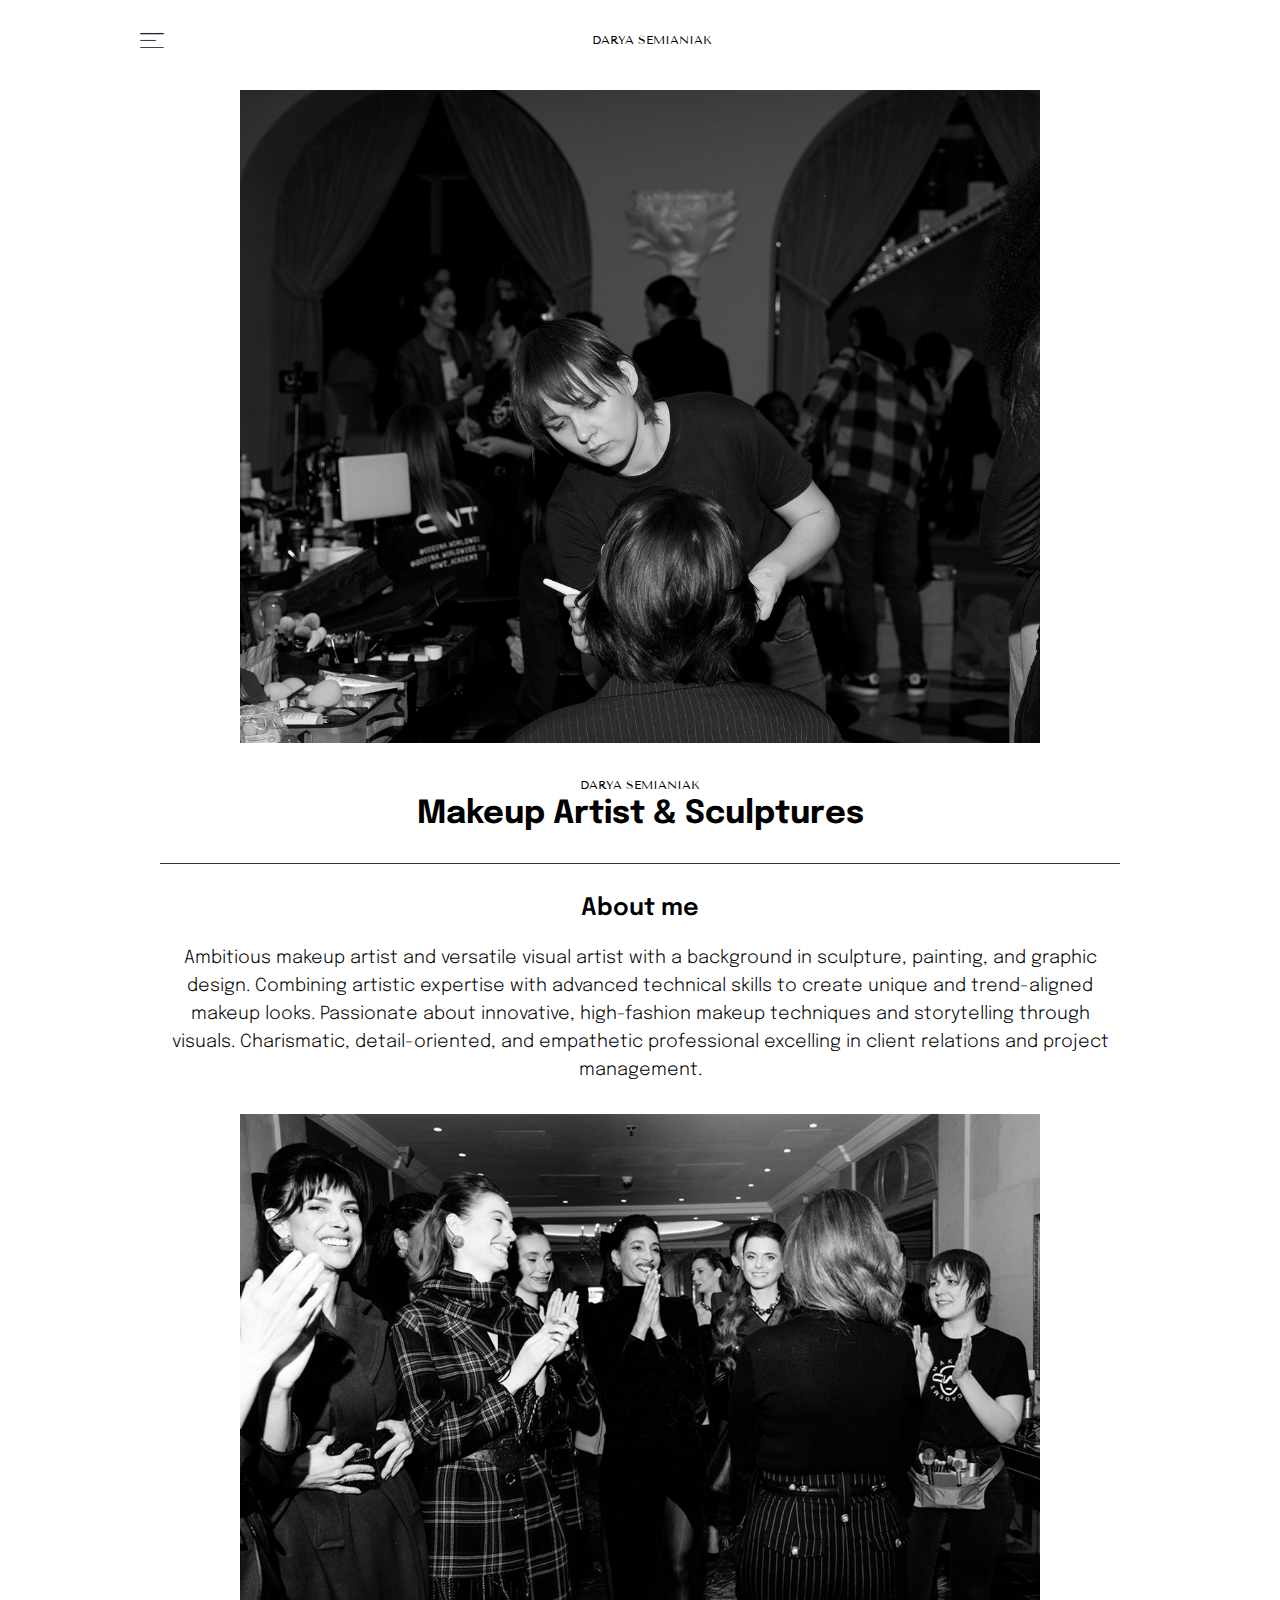
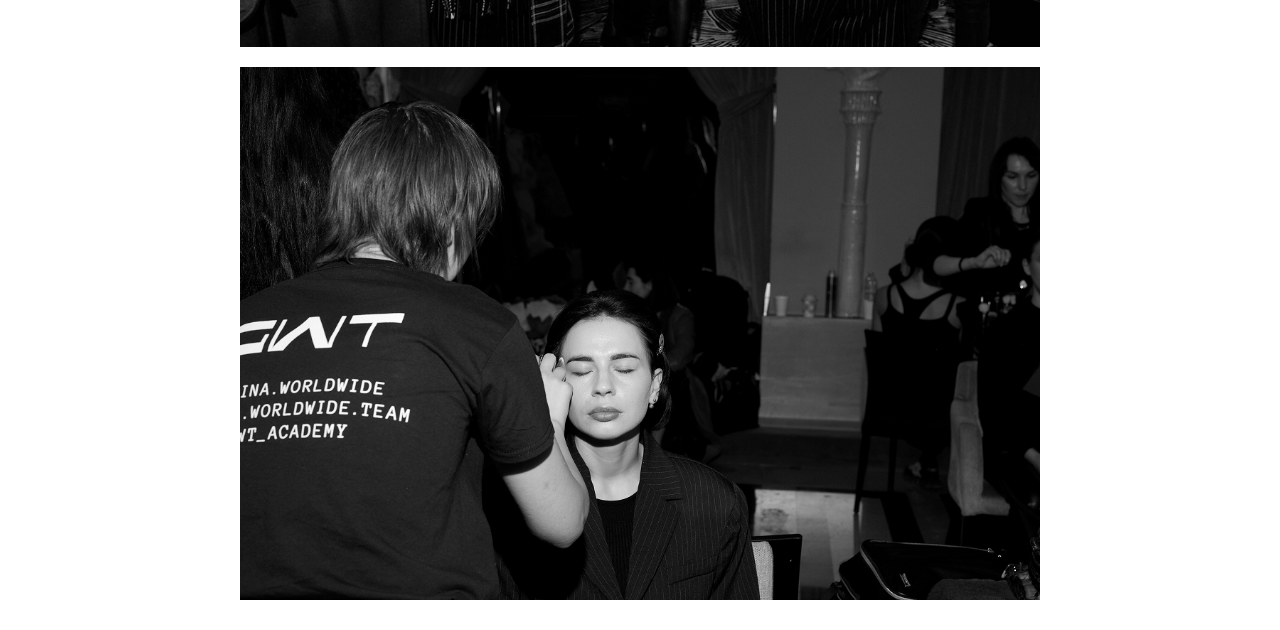
<file: index.html>
<!DOCTYPE html>
<html>
<head>
  <meta charset="UTF-8">
  <meta name="viewport" content="width=device-width, initial-scale=1.0">
  <title>Darya Semianiak</title>
  <link rel="stylesheet" href="css/burger-styles.css">
  <link rel="stylesheet" href="css/styles.css">
  <link rel="stylesheet" href="css/icon.css">
  <link rel="preconnect" href="https://fonts.googleapis.com">
  <link rel="preconnect" href="https://fonts.gstatic.com" crossorigin>
  <link href="https://fonts.googleapis.com/css2?family=Tenor+Sans&display=swap" rel="stylesheet">
  <link href="https://fonts.googleapis.com/css2?family=Epilogue:ital,wght@0,100..900;1,100..900&family=Tenor+Sans&display=swap" rel="stylesheet">
</head>
<body>
  <header>
    <div class="header-container">
      <div class="burger-icon burger-menu-icon" id="burger-menu"></div>
      <div class="logo">DARYA SEMIANIAK</div>

      <div class="burger-menu-body" id="menu-body">
        <div class="burger-menu-wrapper">
          <nav class="menu-list">
            <ul>
              <li class="menu-item">
                <a href="./index.html">About me<span class="arrow-down-icon"></span></a>
              </li>
              <li class="menu-item">
                <a href="./makeup.html">Portfolio<span class="arrow-down-icon"></span></a>
              </li>
              <li class="menu-item">
                <a href="./art.html">Sculpture & Art<span class="arrow-down-icon"></span></a>
              </li>
            </ul>
          </nav>
          
          <div class="info-grid">
            <span class="inst-icon">
              <a href="https://www.instagram.com/lundensy_makeup?igsh=NWVyMDAxZzFrd2Ix"></a>
            </span>
            <span class="info-grid-item">
              <a class="ig-link" href="https://www.instagram.com/lundensy_makeup?igsh=NWVyMDAxZzFrd2Ix">lundensy_makeup</a>
            </span>
            <span class="location-icon"></span>
            <span class="info-grid-item">Belgrade, Worldwide</span>
            <span class="message-icon"></span>
            <span class="info-grid-item">darya.semianiak@gmail.com</span>
          </div>
        </div>
      </div>
    </div>
  </header>
  <main class="index-main">
    <img class="photo-index" src="./assets/index_img_1.png" alt="No Image">

    <div class="main-wrapper">
      <div class="logo">DARYA SEMIANIAK</div>
      <div class="main-title">
        Makeup Artist & Sculptures
      </div>

      <div class="divider"></div>

      <div class="about-me-title">About me</div>

      <div class="about-me-section">
        Ambitious makeup artist and versatile visual artist with a background in sculpture, painting, and graphic design.
        Combining artistic expertise with advanced technical skills to create unique and trend-aligned makeup looks.
        Passionate about innovative, high-fashion makeup techniques and storytelling through visuals.
        Charismatic, detail-oriented, and empathetic professional excelling in client relations and project management.
      </div>
    </div>

    <img class="photo-index" src="./assets/index_img_2.png" alt="No Image">
    <img class="photo-index" src="./assets/index_img_3.png" alt="No Image">
  </main>
  <script src="scripts.js"></script>
</body>
</html>
</file>
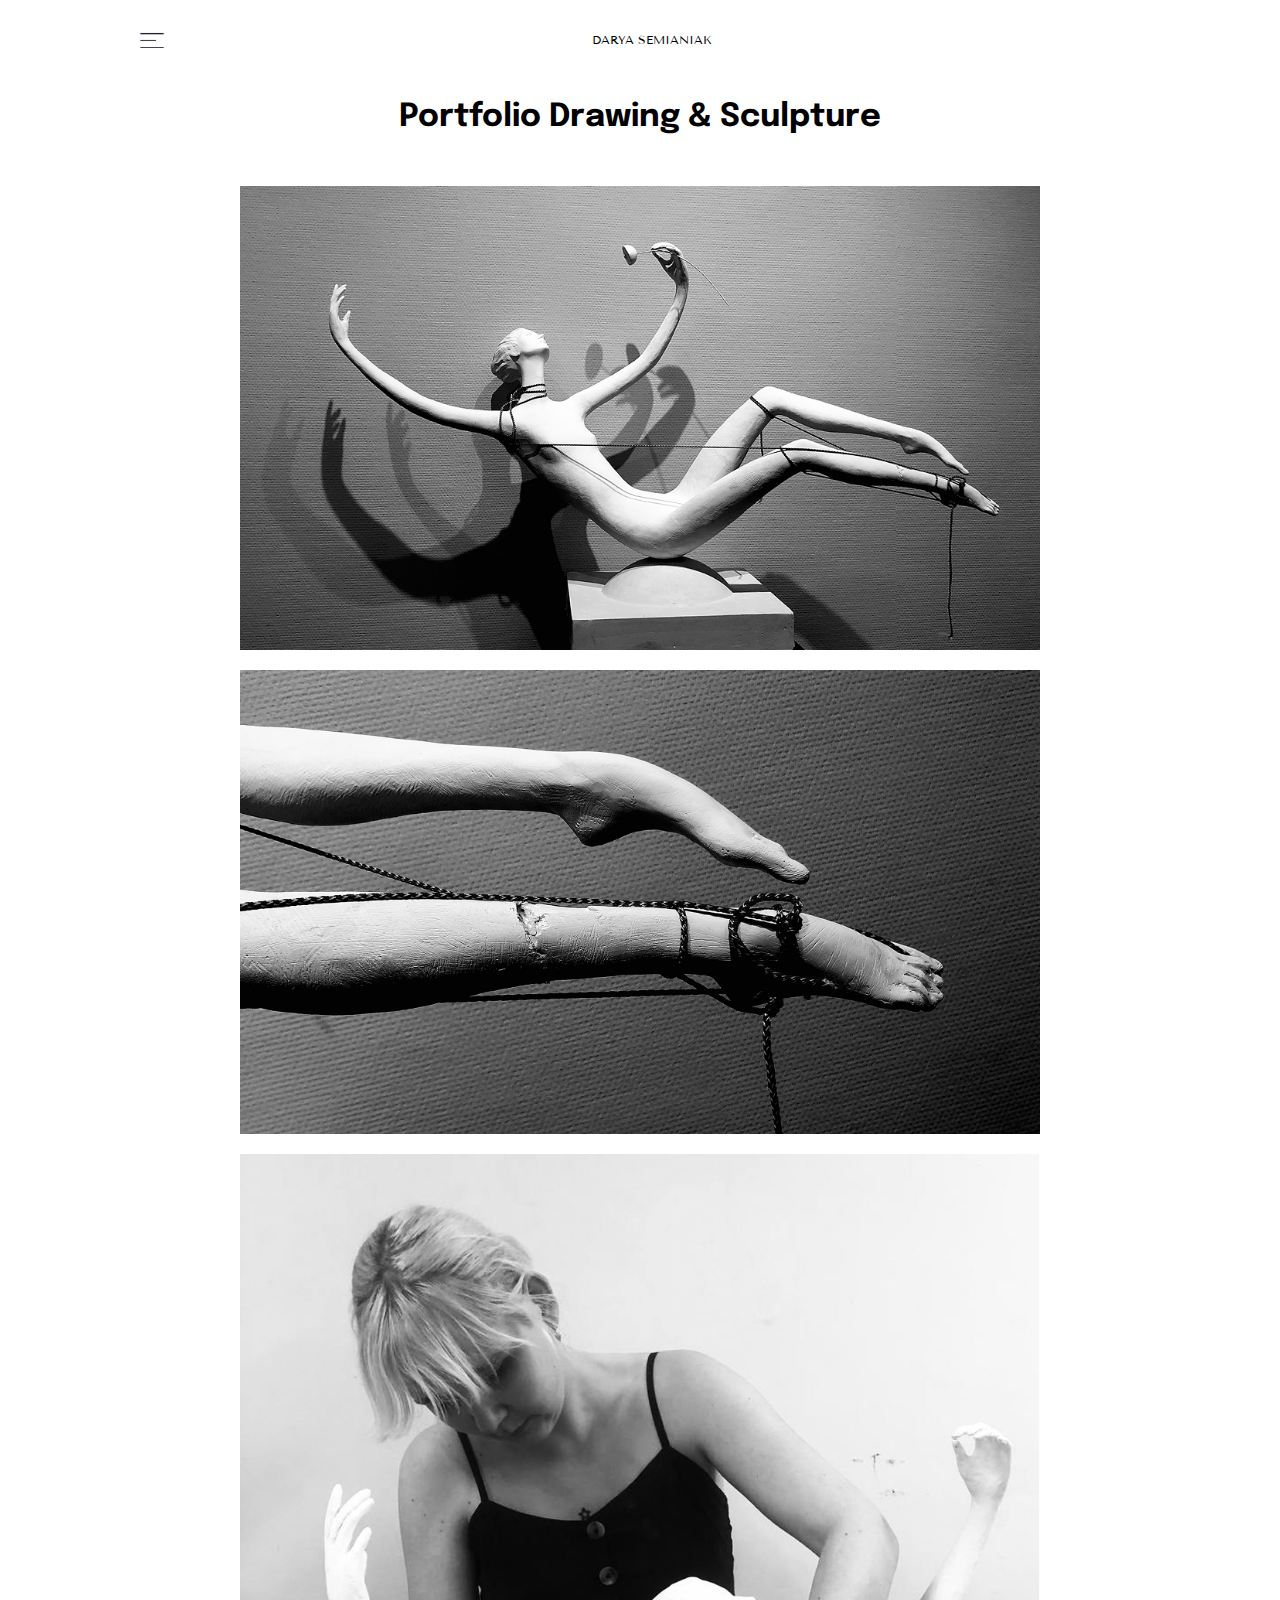
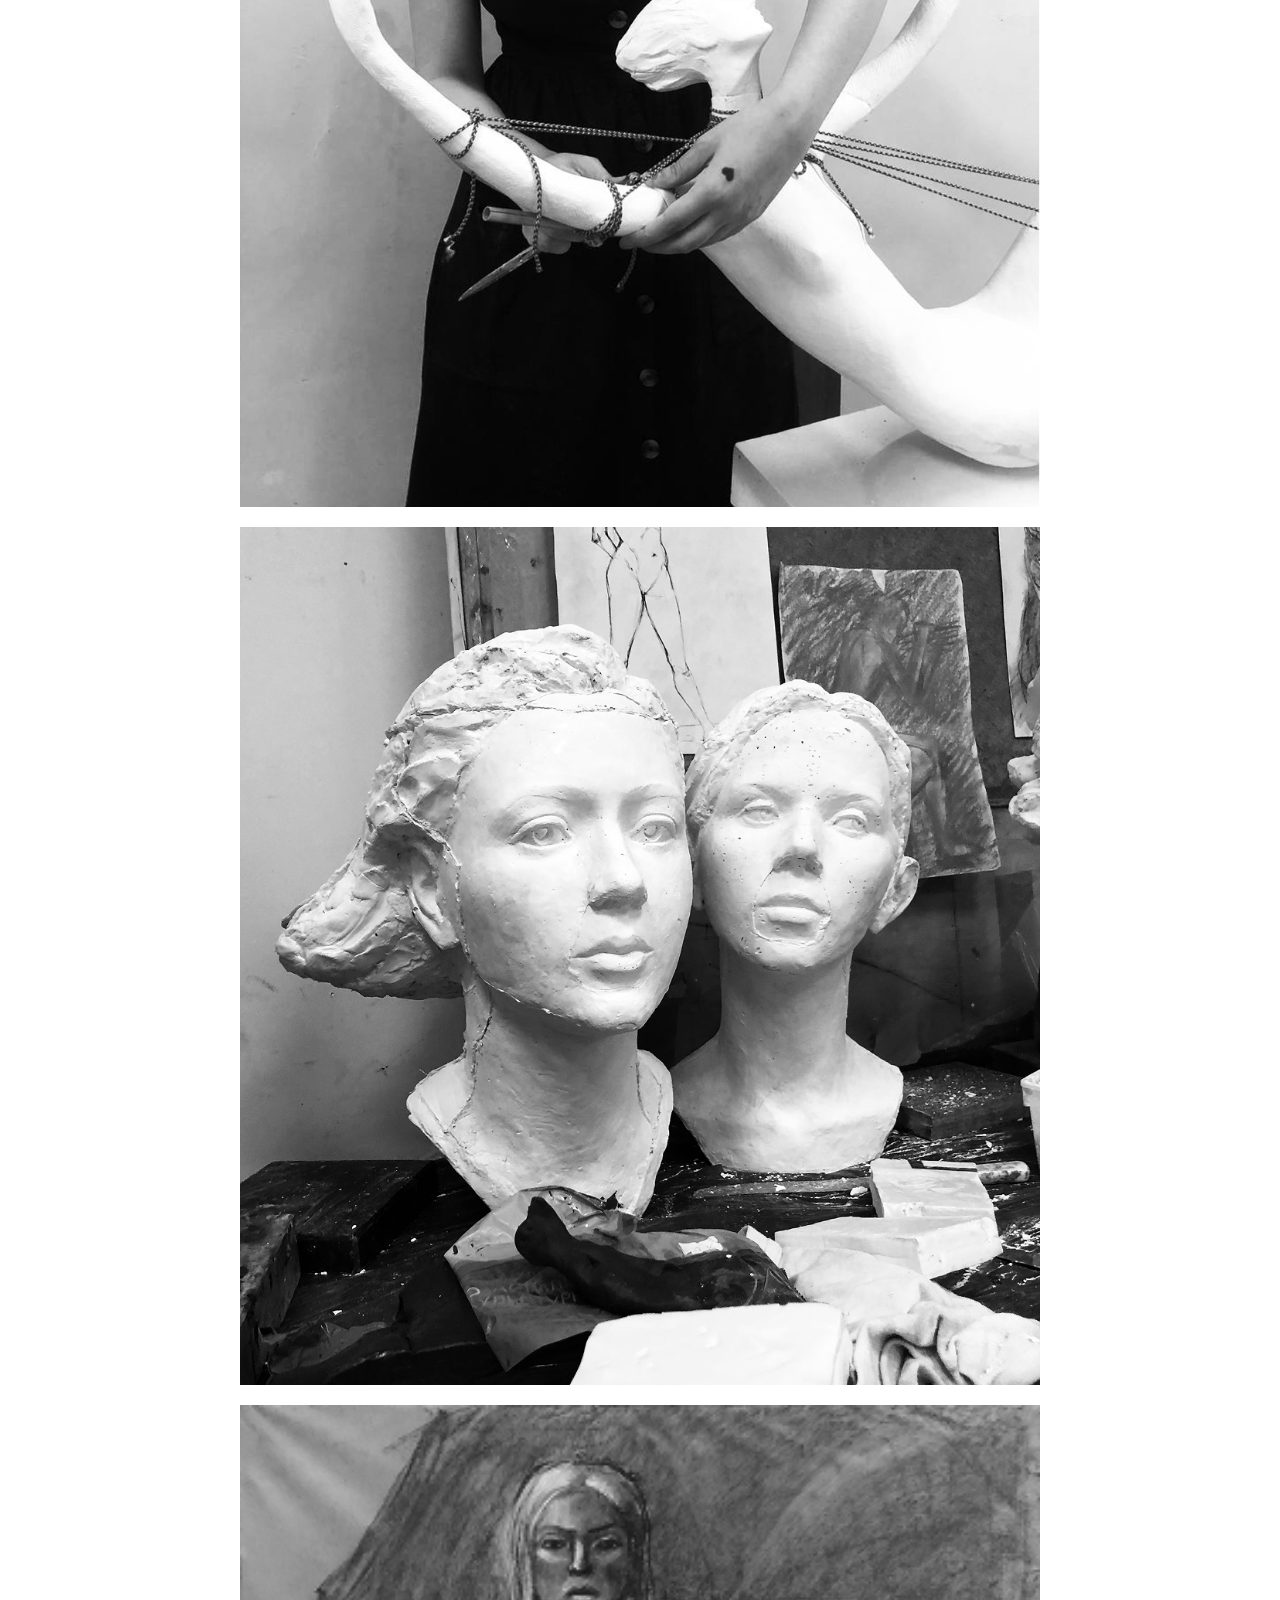
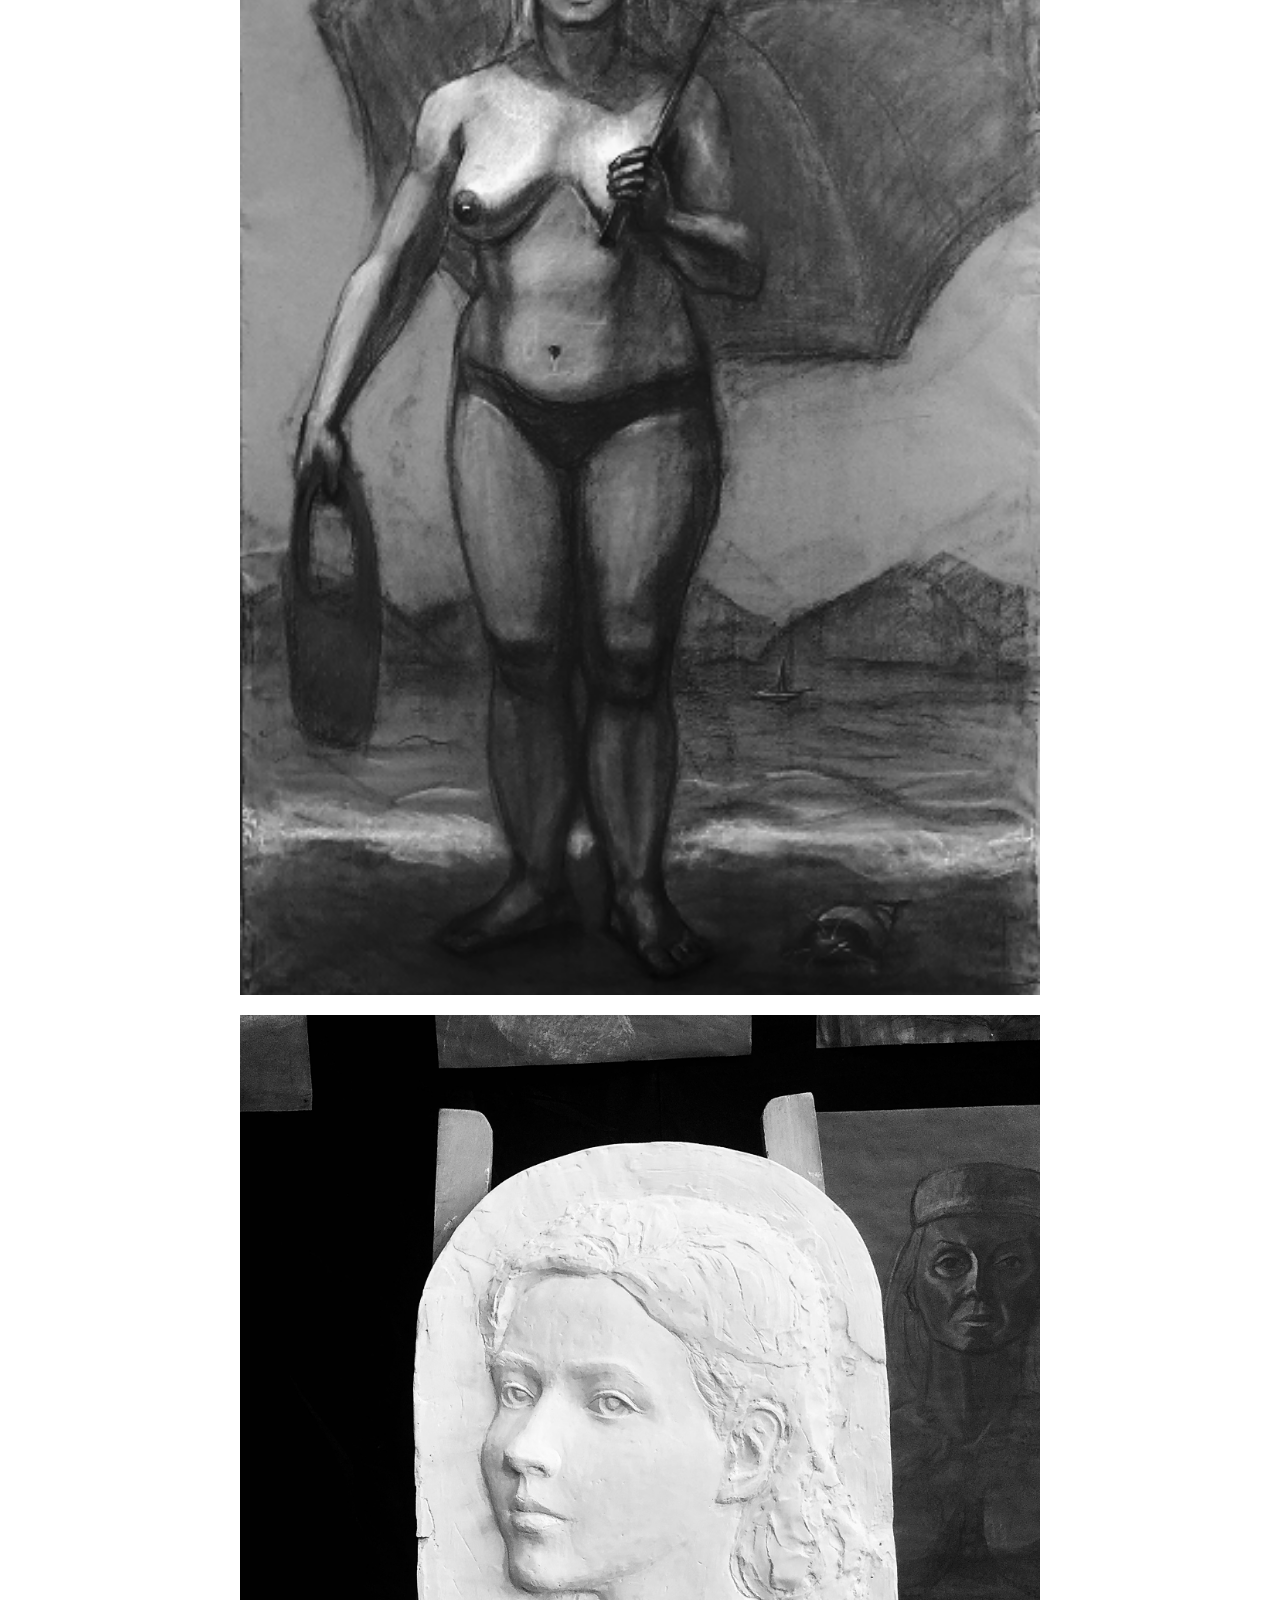
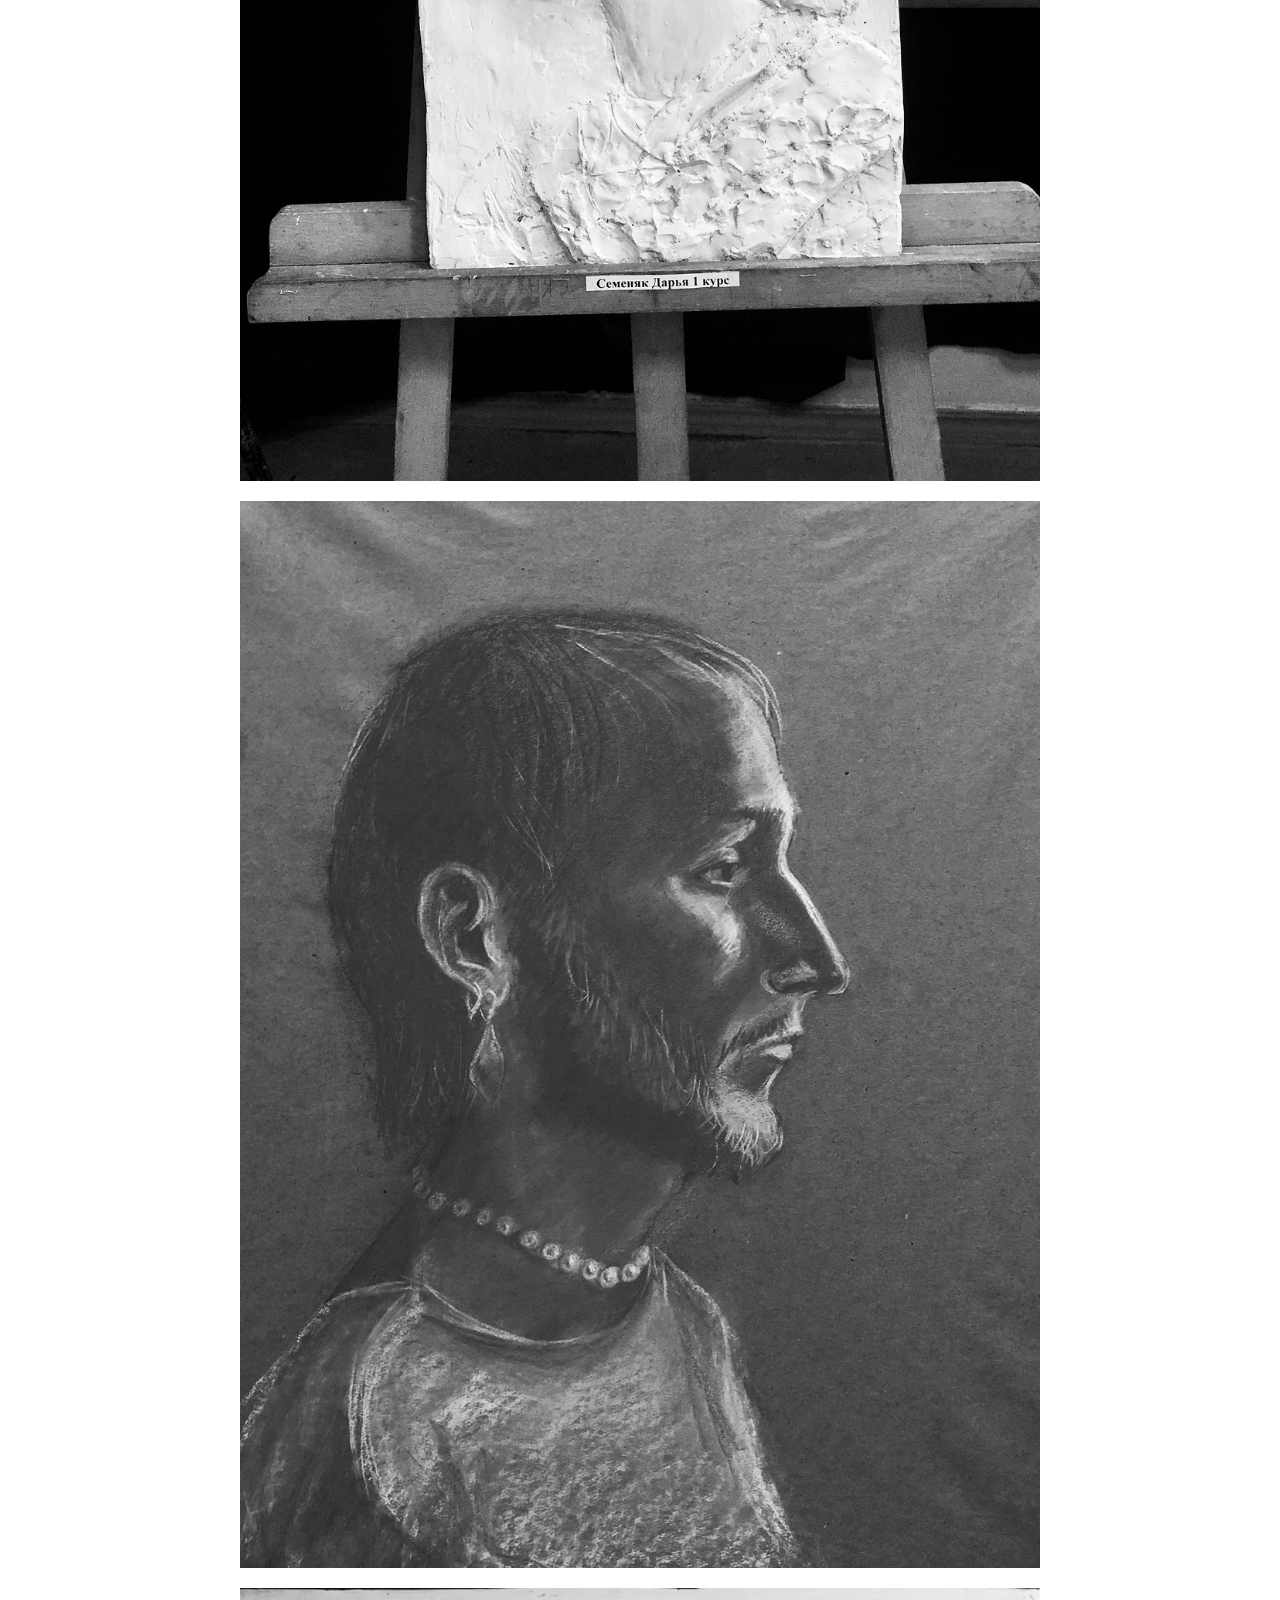
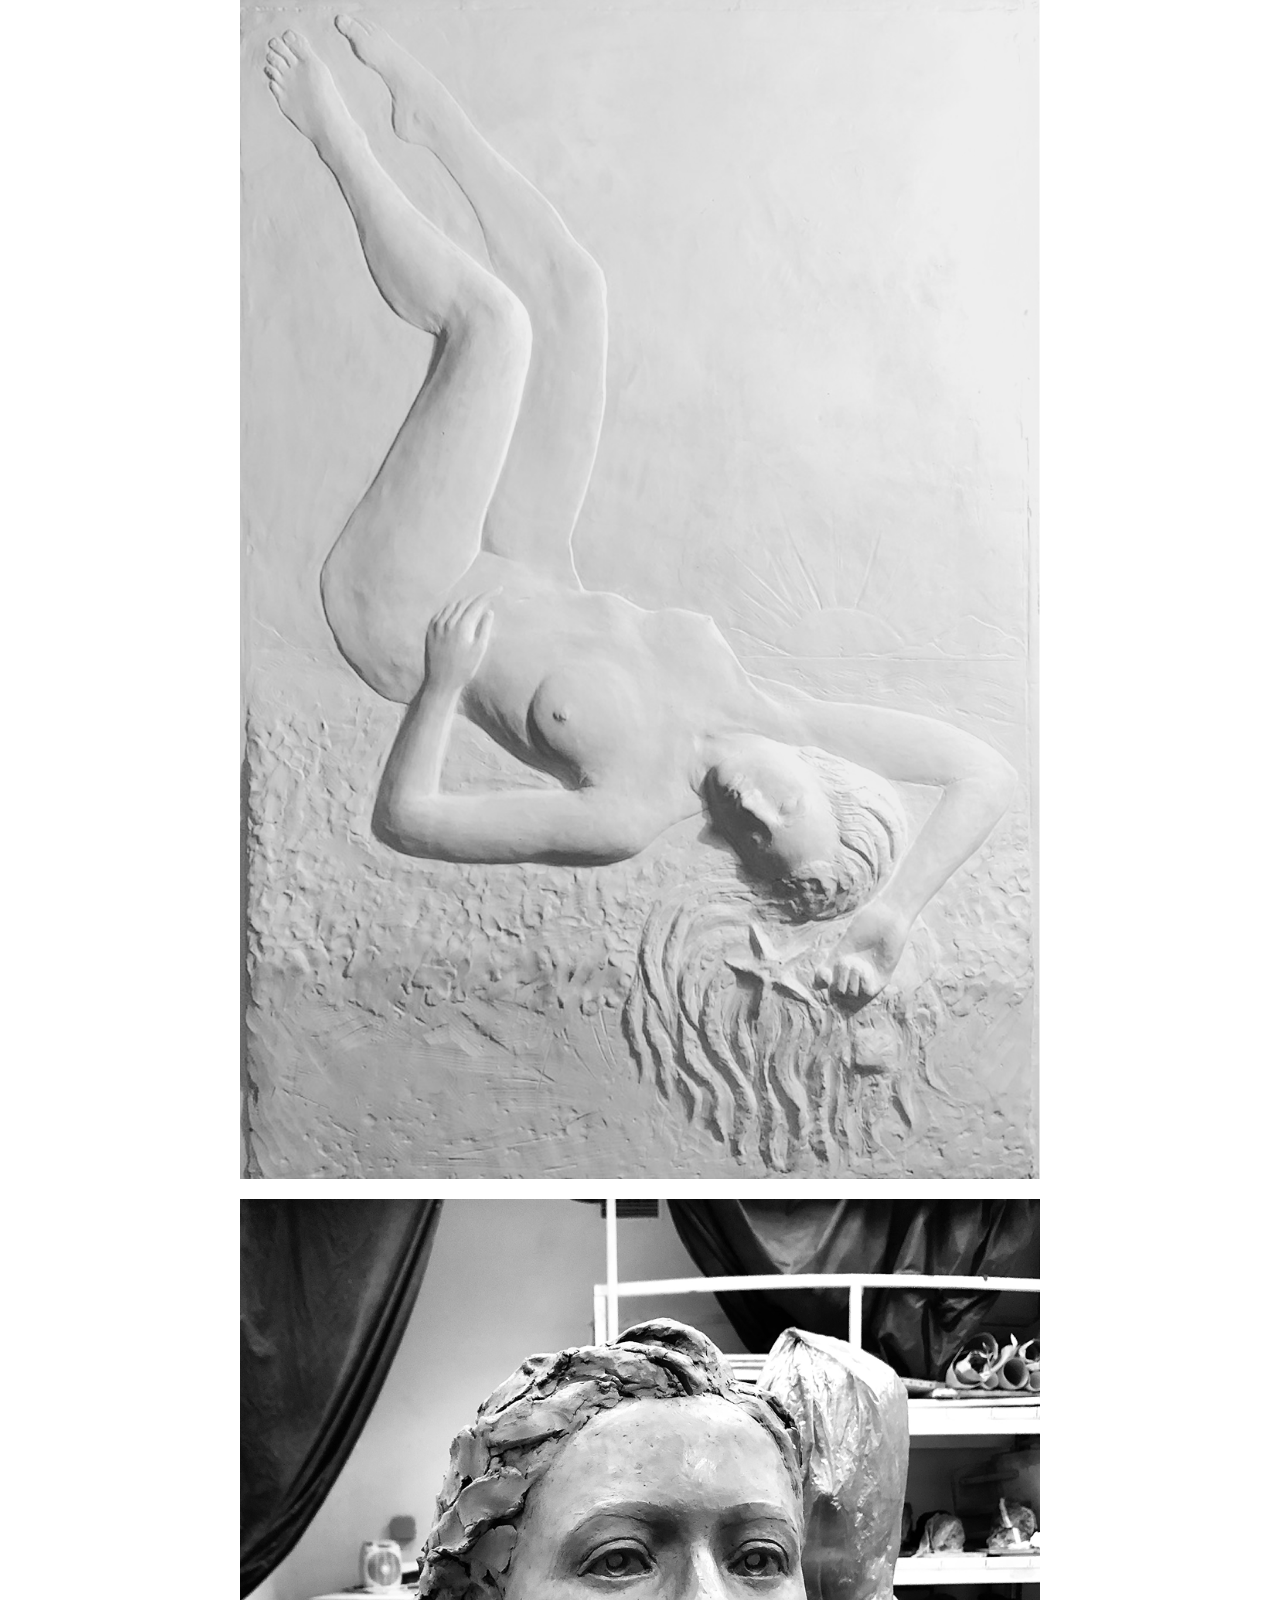
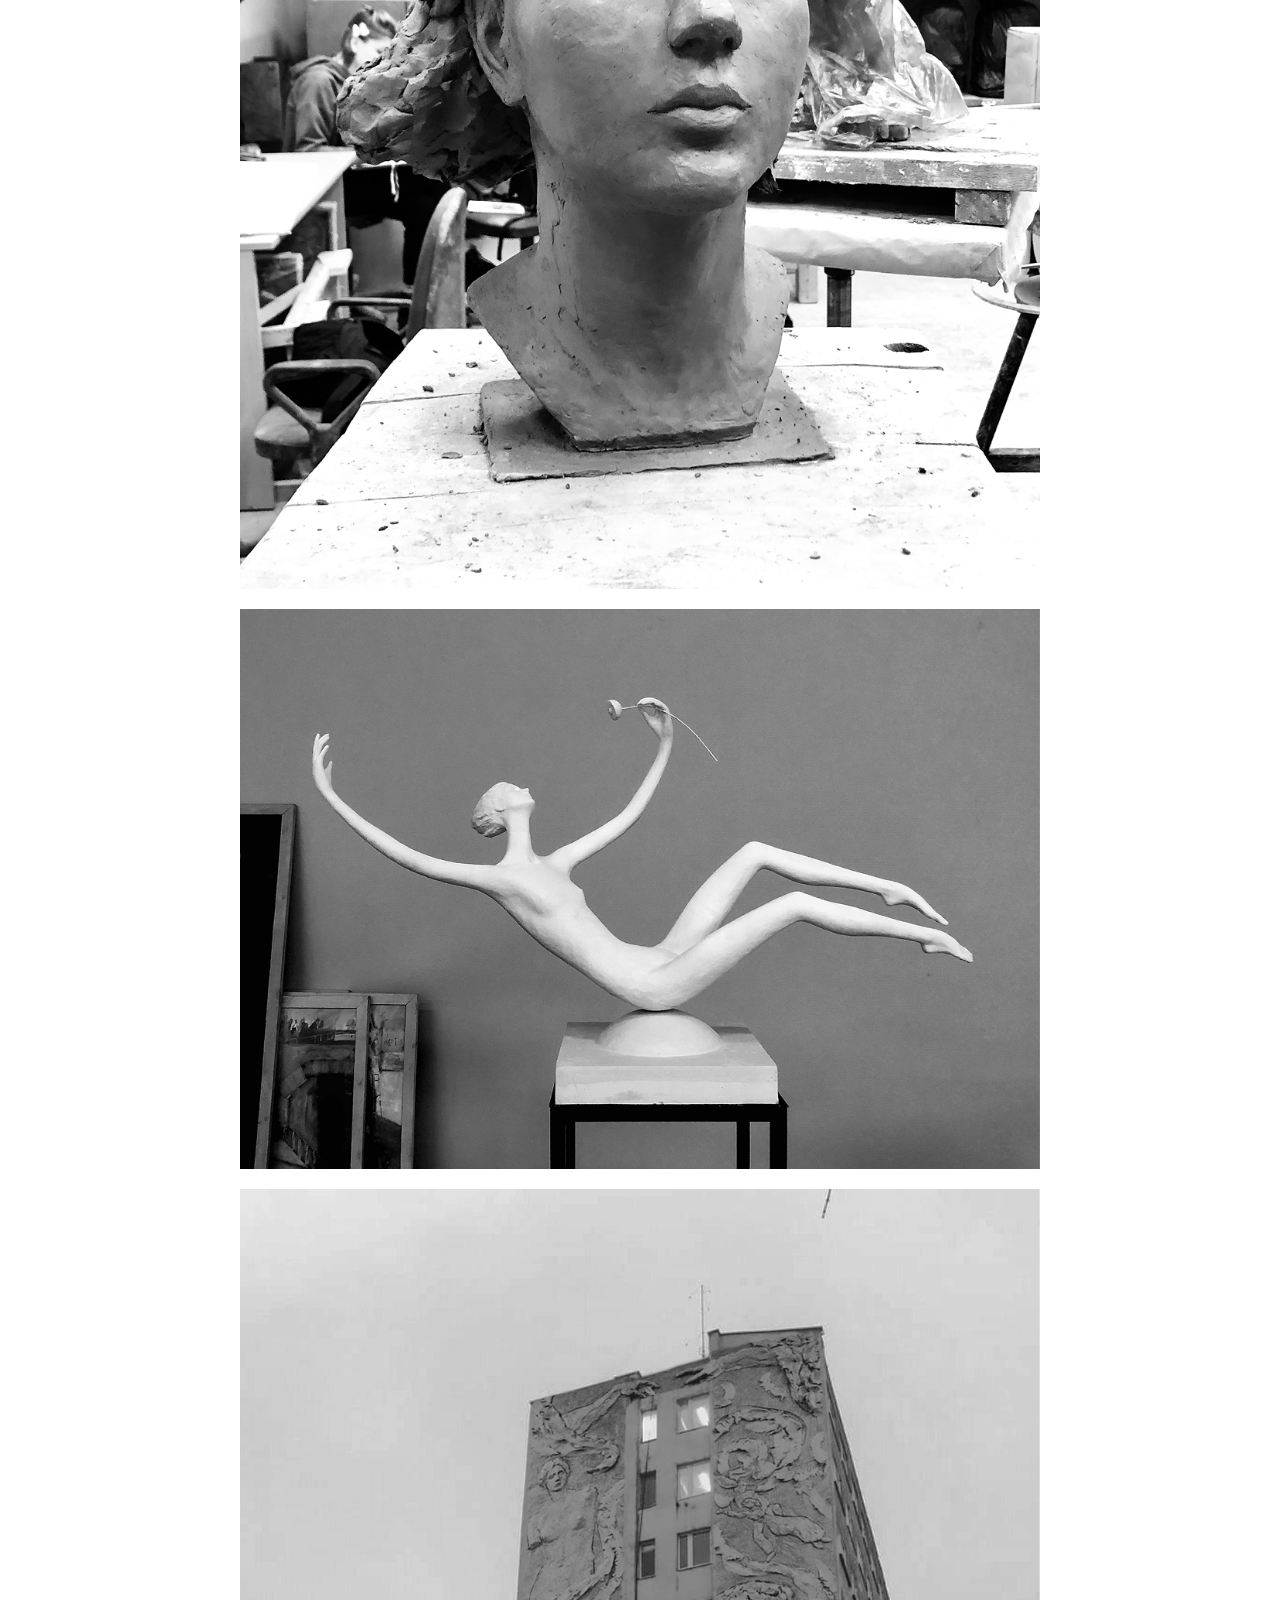
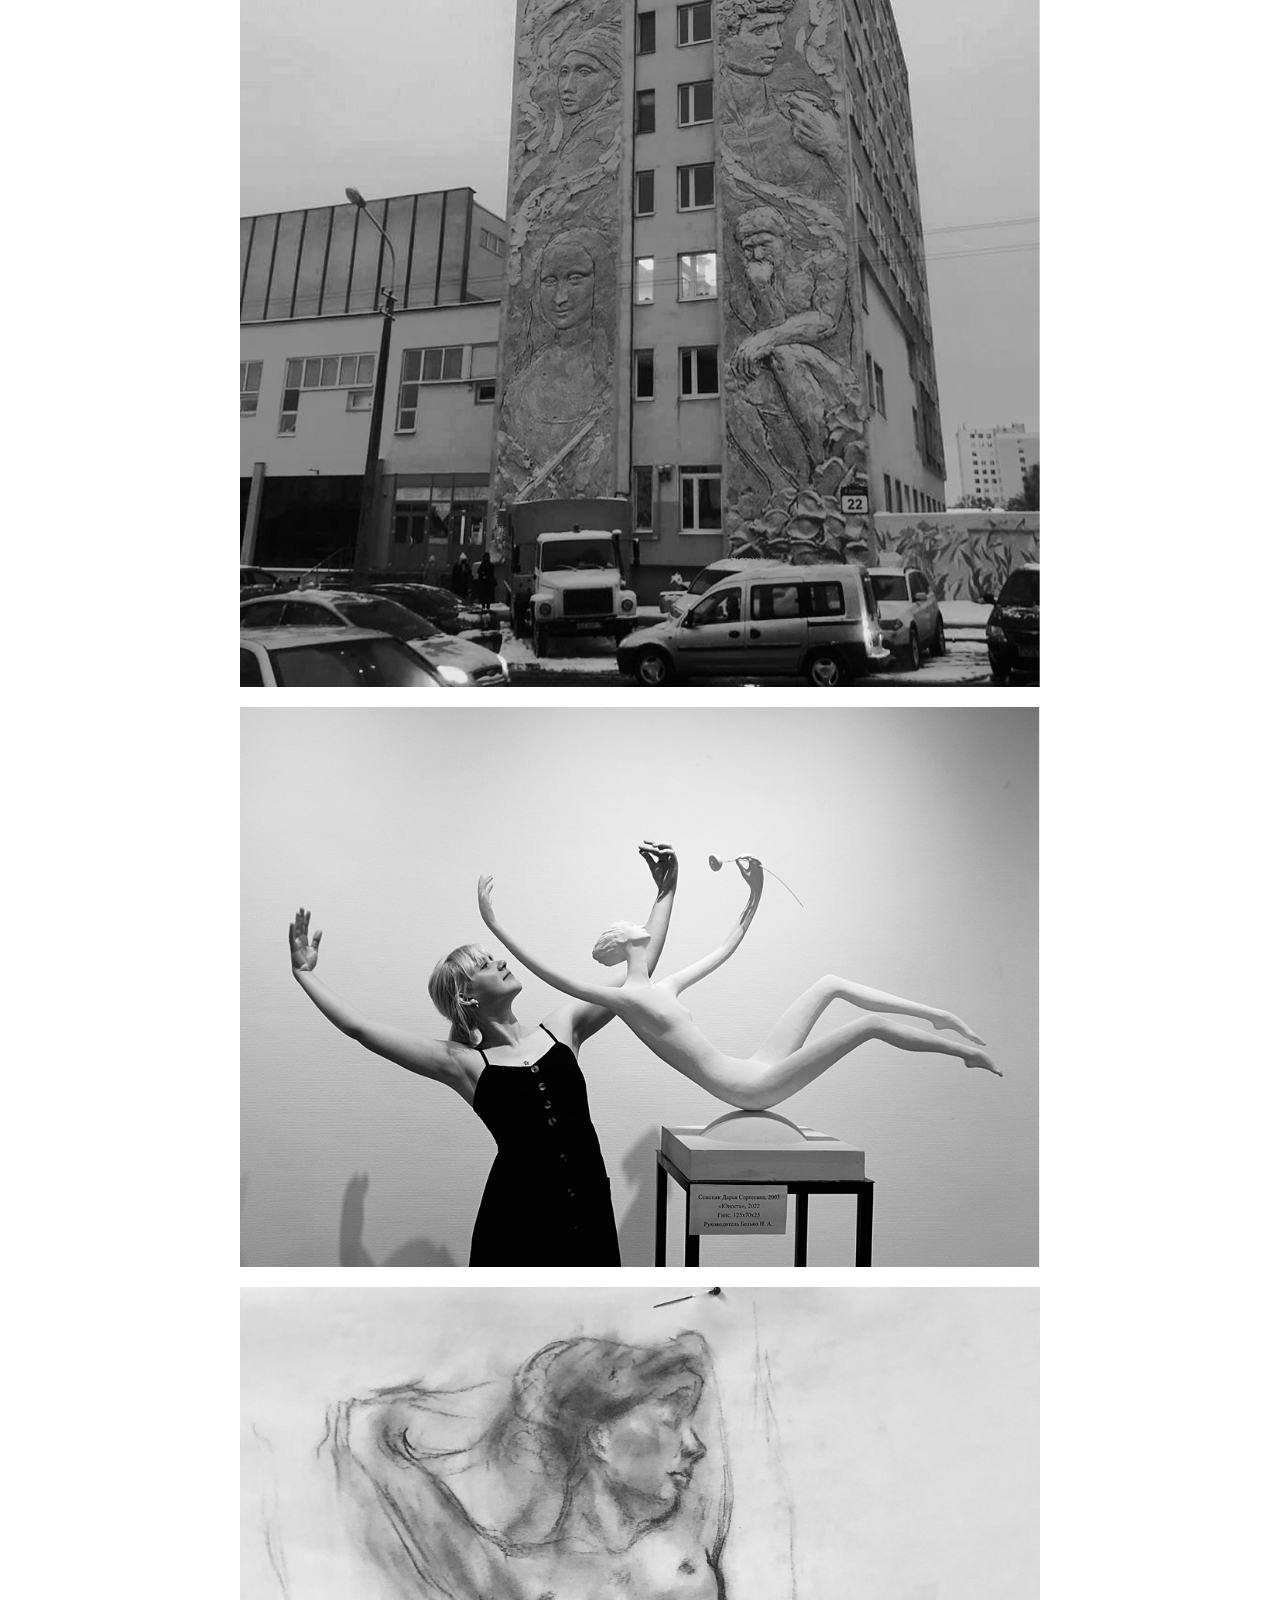
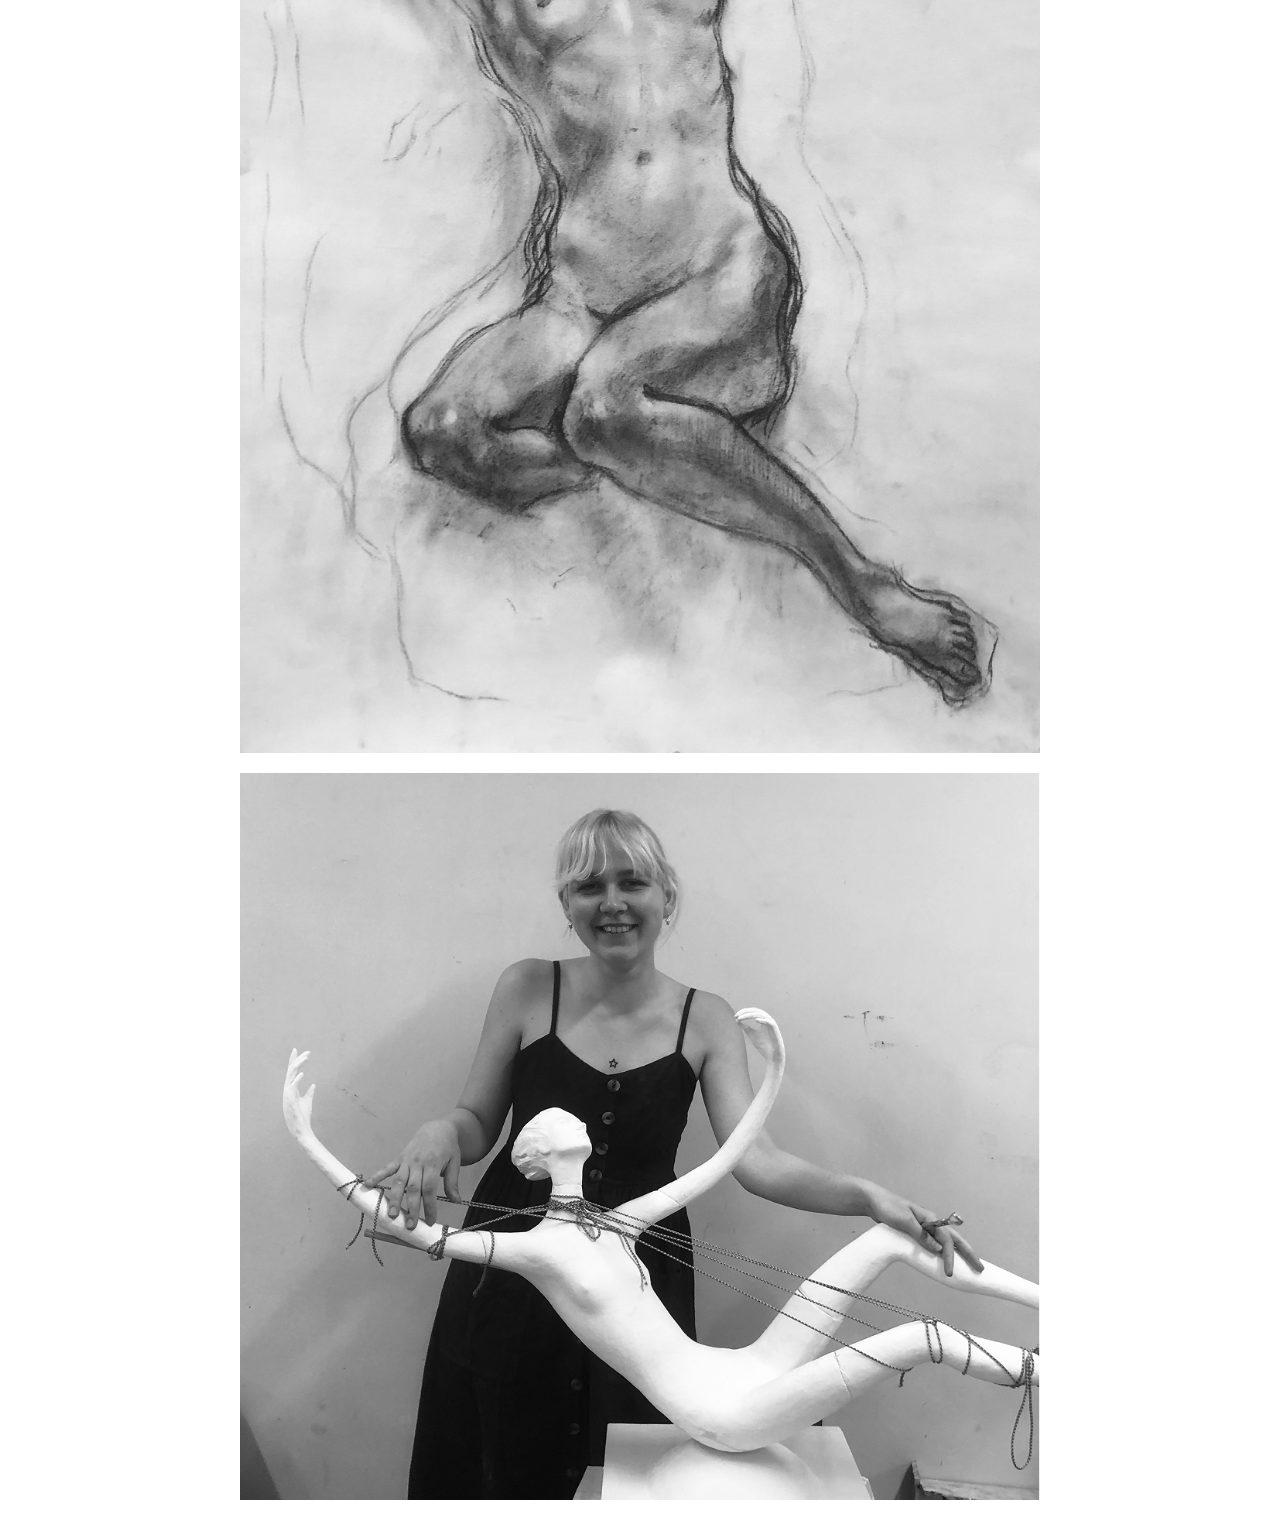
<file: art.html>
<!DOCTYPE html>
<html>
<head>
  <meta charset="UTF-8">
  <meta name="viewport" content="width=device-width, initial-scale=1.0">
  <title>Darya Semianiak</title>
  <link rel="stylesheet" href="css/burger-styles.css">
  <link rel="stylesheet" href="css/styles.css">
  <link rel="stylesheet" href="css/icon.css">
  <link rel="preconnect" href="https://fonts.googleapis.com">
  <link rel="preconnect" href="https://fonts.gstatic.com" crossorigin>
  <link href="https://fonts.googleapis.com/css2?family=Tenor+Sans&display=swap" rel="stylesheet">
  <link href="https://fonts.googleapis.com/css2?family=Epilogue:ital,wght@0,100..900;1,100..900&family=Tenor+Sans&display=swap" rel="stylesheet">
</head>
<body>
  <header>
    <div class="header-container">
      <div class="burger-icon burger-menu-icon" id="burger-menu"></div>
      <div class="logo">DARYA SEMIANIAK</div>

      <div class="burger-menu-body" id="menu-body">
        <div class="burger-menu-wrapper">
          <nav class="menu-list">
            <ul>
              <li class="menu-item">
                <a href="./index.html">About me<span class="arrow-down-icon"></span></a>
              </li>
              <li class="menu-item">
                <a href="./makeup.html">Portfolio<span class="arrow-down-icon"></span></a>
              </li>
              <li class="menu-item">
                <a href="./art.html">Sculpture & Art<span class="arrow-down-icon"></span></a>
              </li>
            </ul>
          </nav>
          
          <div class="info-grid">
            <span class="inst-icon">
              <a href="https://www.instagram.com/lundensy_makeup?igsh=NWVyMDAxZzFrd2Ix"></a>
            </span>
            <span class="info-grid-item">
              <a class="ig-link" href="https://www.instagram.com/lundensy_makeup?igsh=NWVyMDAxZzFrd2Ix">lundensy_makeup</a>
            </span>
            <span class="location-icon"></span>
            <span class="info-grid-item">Belgrade, Worldwide</span>
            <span class="message-icon"></span>
            <span class="info-grid-item">darya.semianiak@gmail.com</span>
          </div>
        </div>
      </div>
    </div>
  </header>
  <main>
    <div class="portfolio-title">
      Portfolio Drawing & Sculpture
    </div>

    <img class="portfolio-photo" src="./assets/portfolio_art/1a.png" alt="No Image">
    <img class="portfolio-photo" src="./assets/portfolio_art/2a.png" alt="No Image">
    <img class="portfolio-photo" src="./assets/portfolio_art/3a.png" alt="No Image">
    <img class="portfolio-photo" src="./assets/portfolio_art/4a.png" alt="No Image">
    <img class="portfolio-photo" src="./assets/portfolio_art/5a.png" alt="No Image">
    <img class="portfolio-photo" src="./assets/portfolio_art/6a.png" alt="No Image">
    <img class="portfolio-photo" src="./assets/portfolio_art/7a.png" alt="No Image">
    <img class="portfolio-photo" src="./assets/portfolio_art/8a.png" alt="No Image">
    <img class="portfolio-photo" src="./assets/portfolio_art/9a.png" alt="No Image">
    <img class="portfolio-photo" src="./assets/portfolio_art/10a.png" alt="No Image">
    <img class="portfolio-photo" src="./assets/portfolio_art/11a.png" alt="No Image">
    <img class="portfolio-photo" src="./assets/portfolio_art/12a.png" alt="No Image">
    <img class="portfolio-photo" src="./assets/portfolio_art/13a.png" alt="No Image">
    <img class="portfolio-photo" src="./assets/portfolio_art/14a.png" alt="No Image">

  </main>
  <script src="scripts.js"></script>
</body>
</html>
</file>
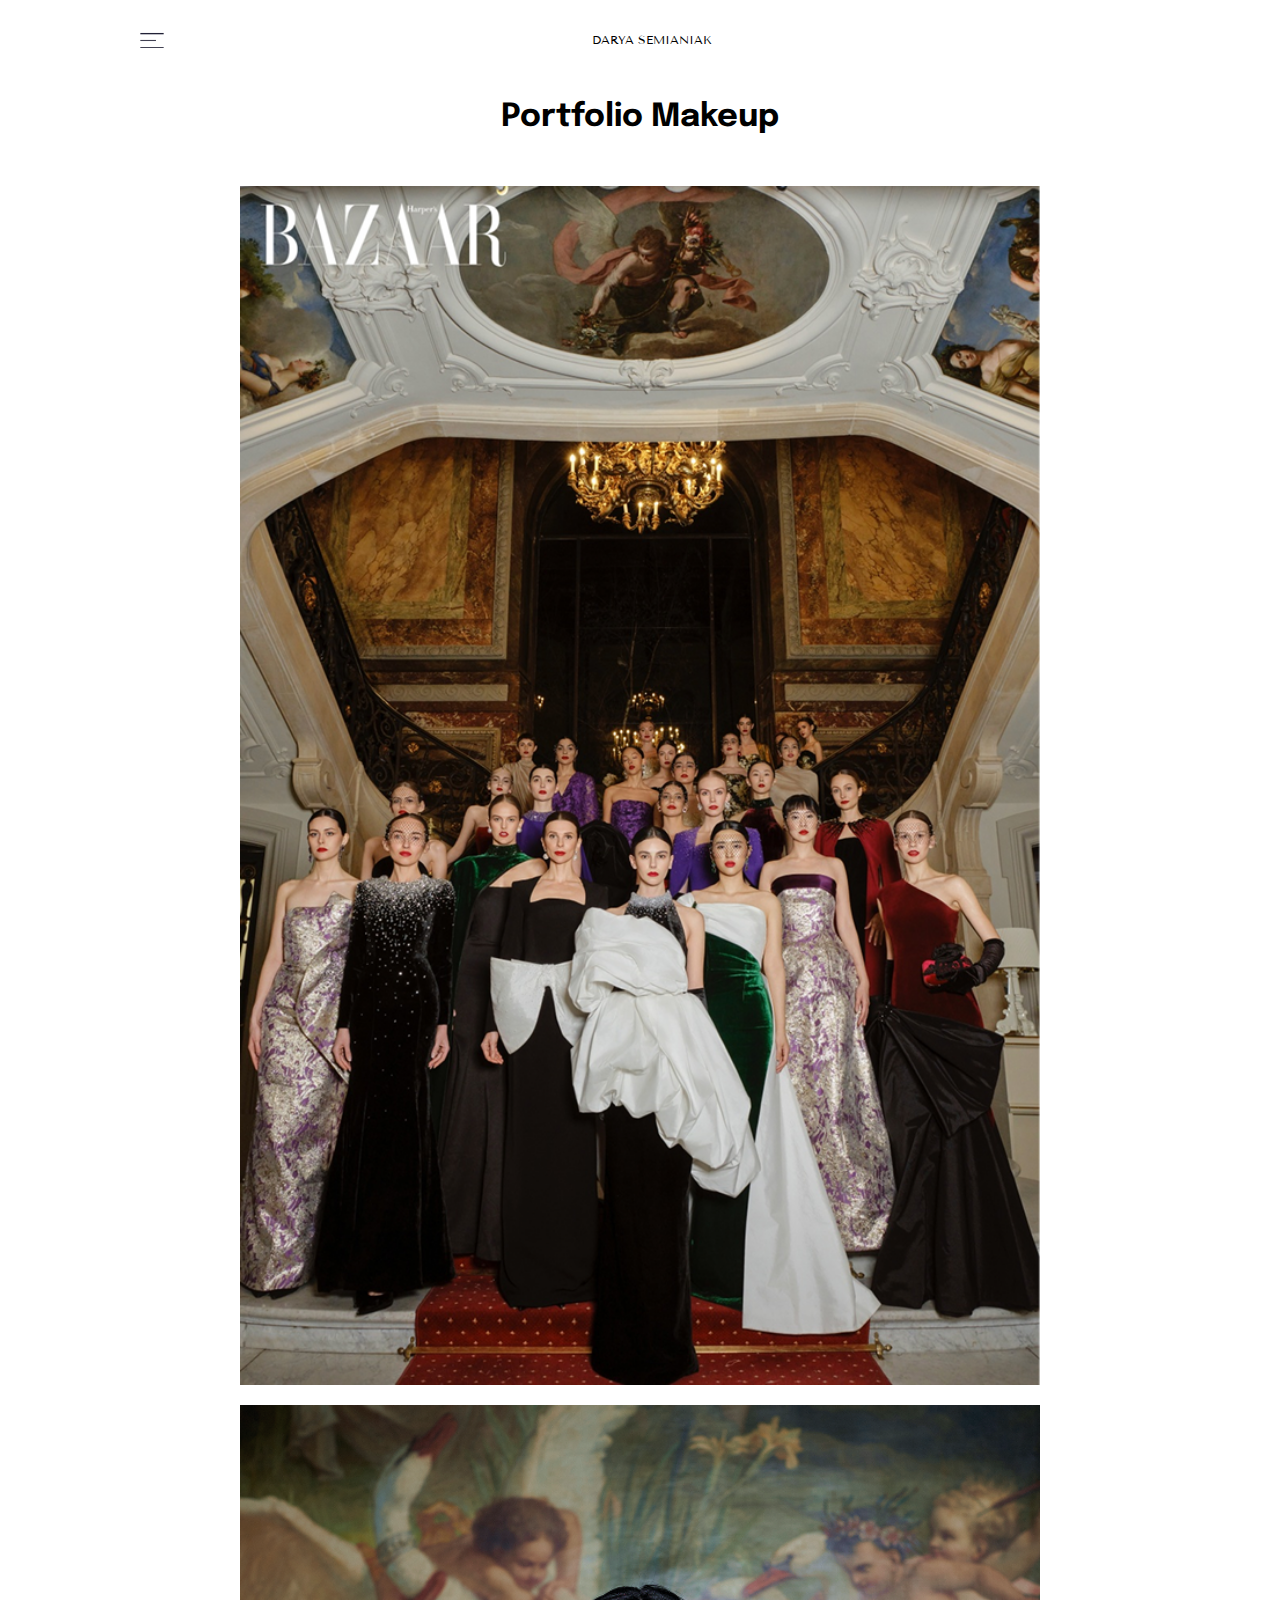
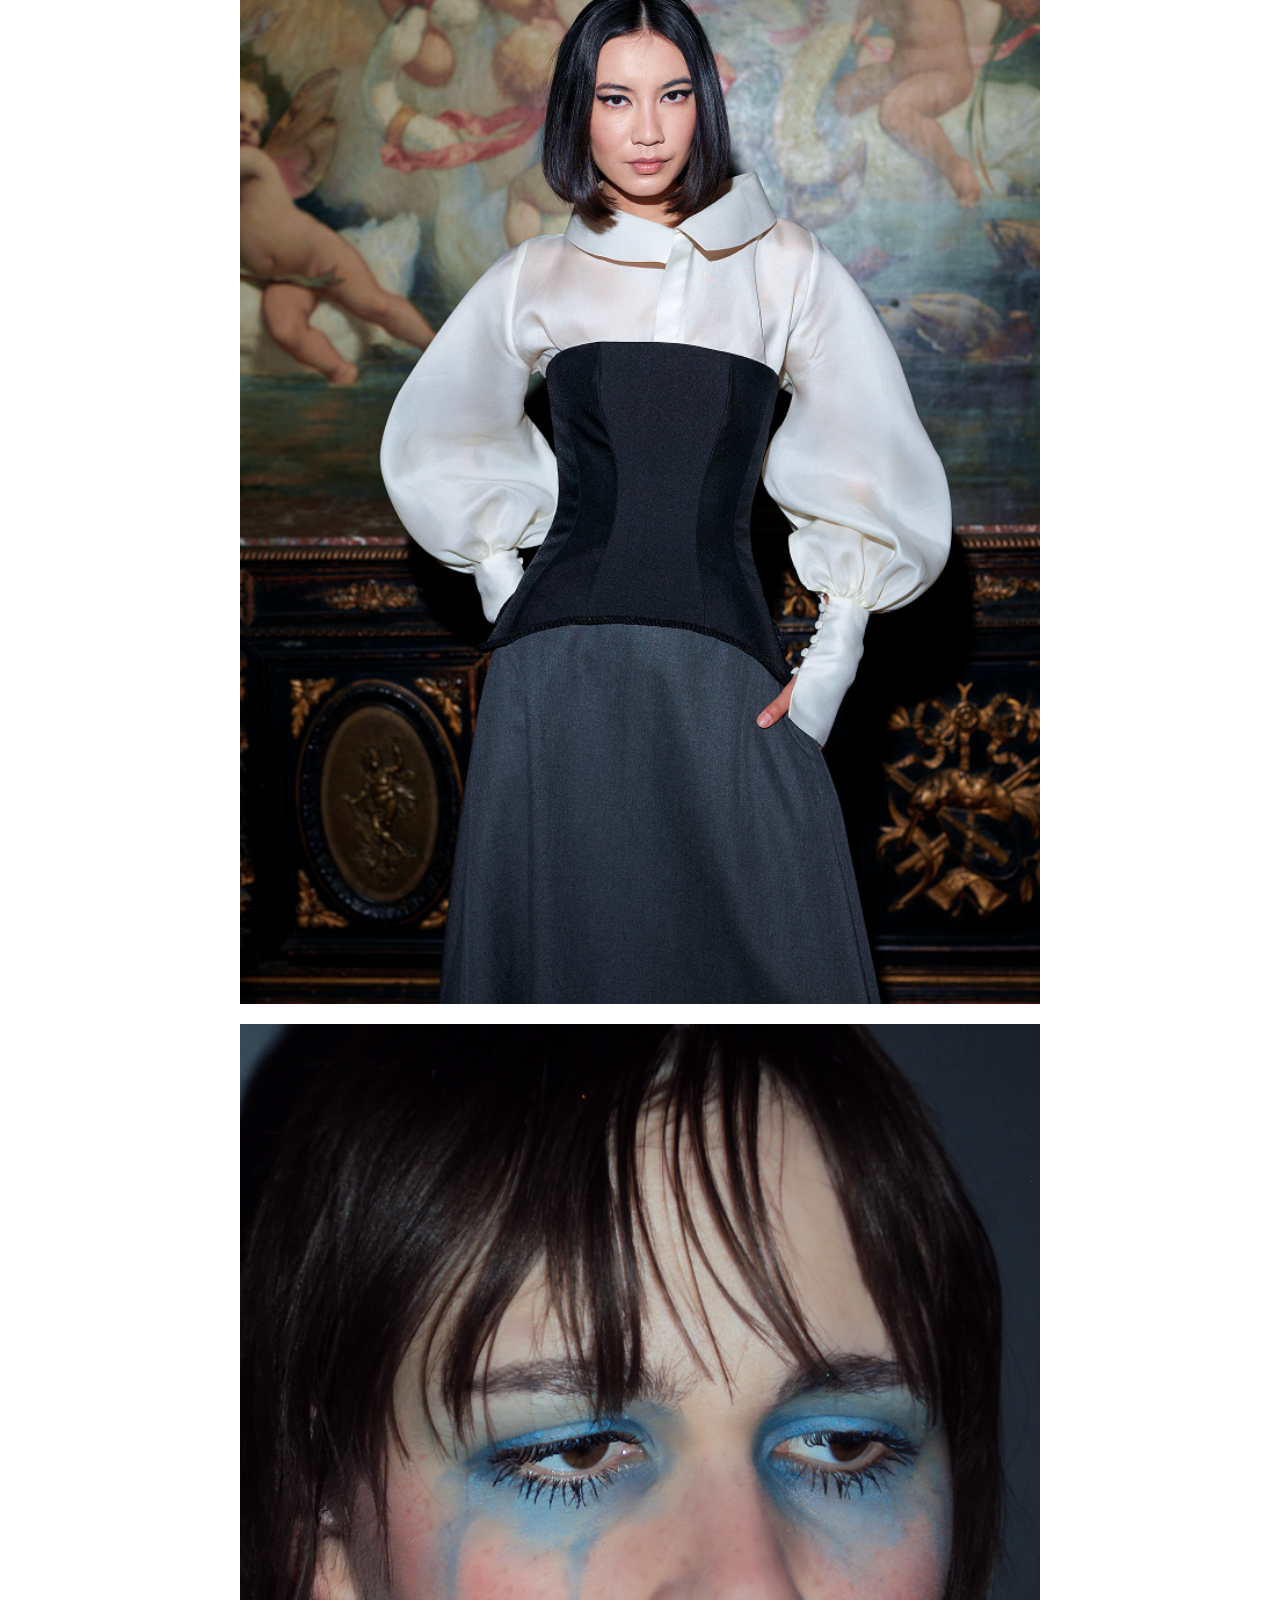
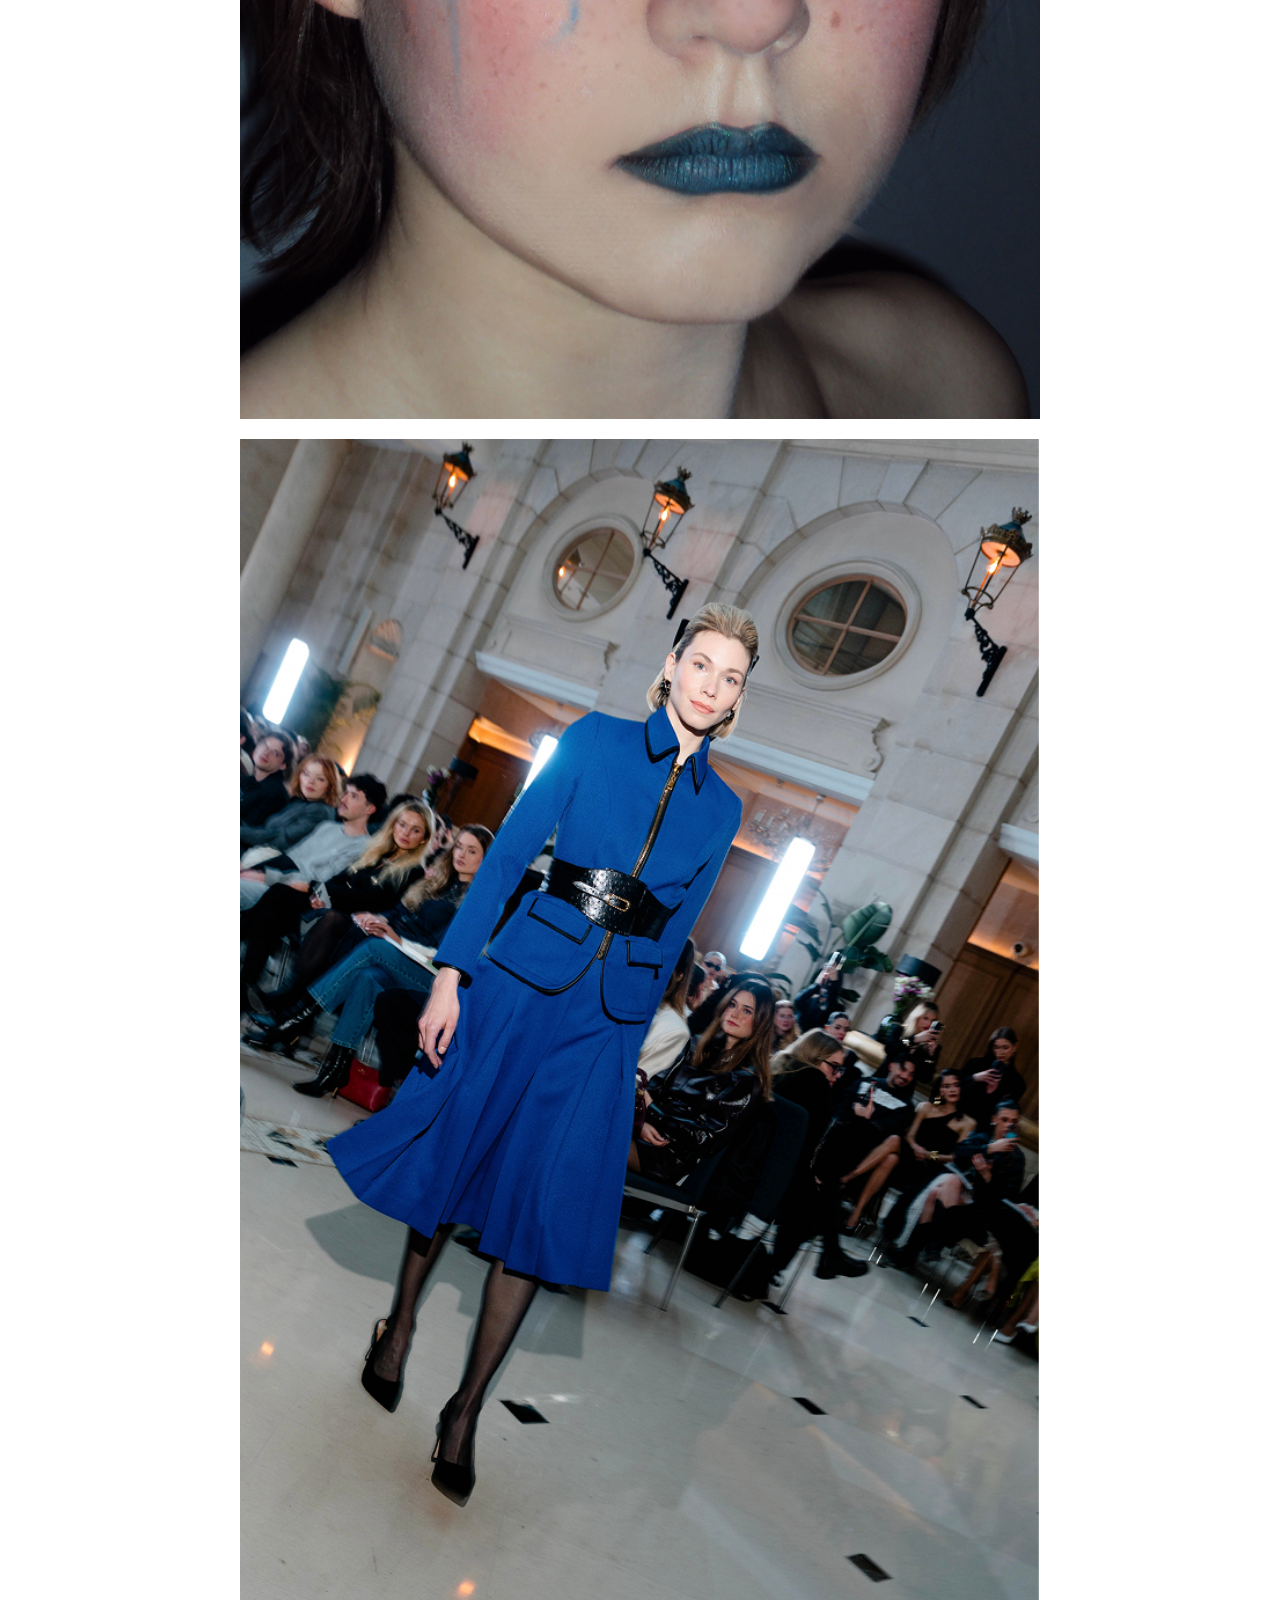
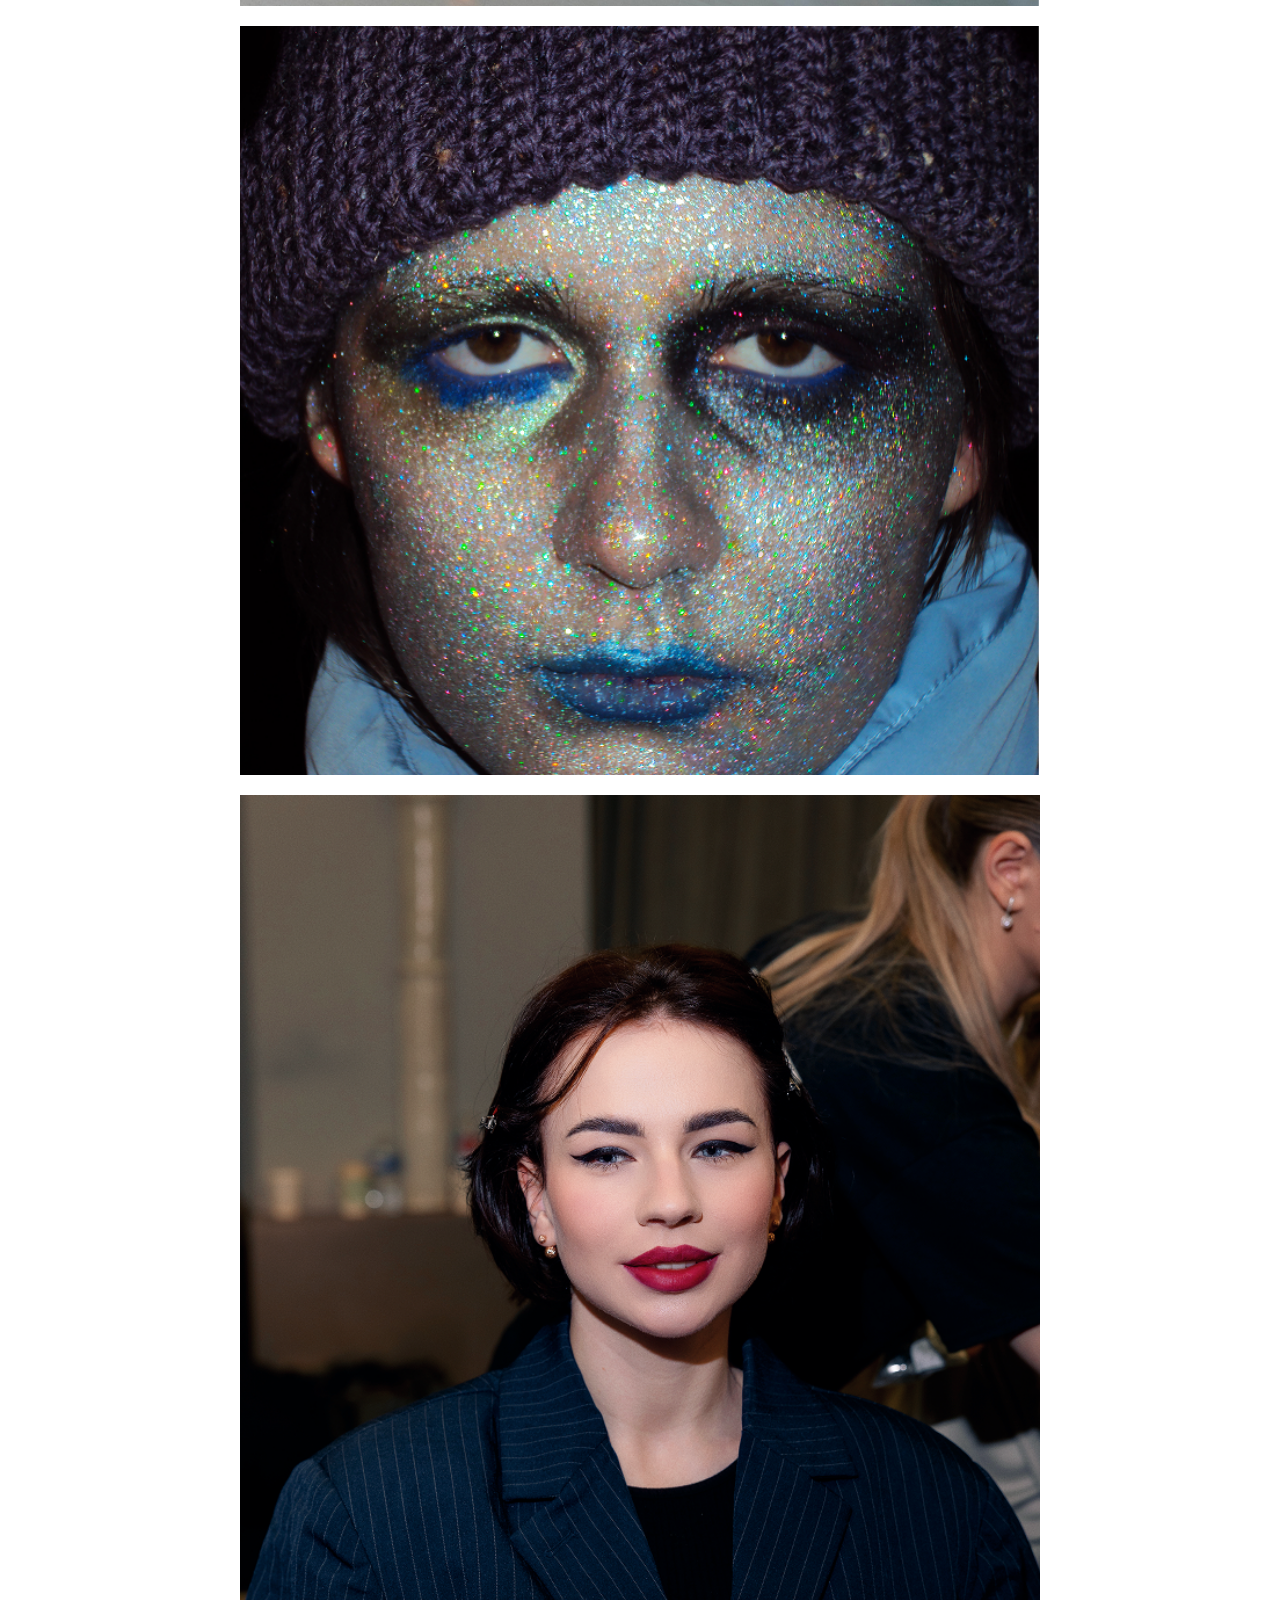
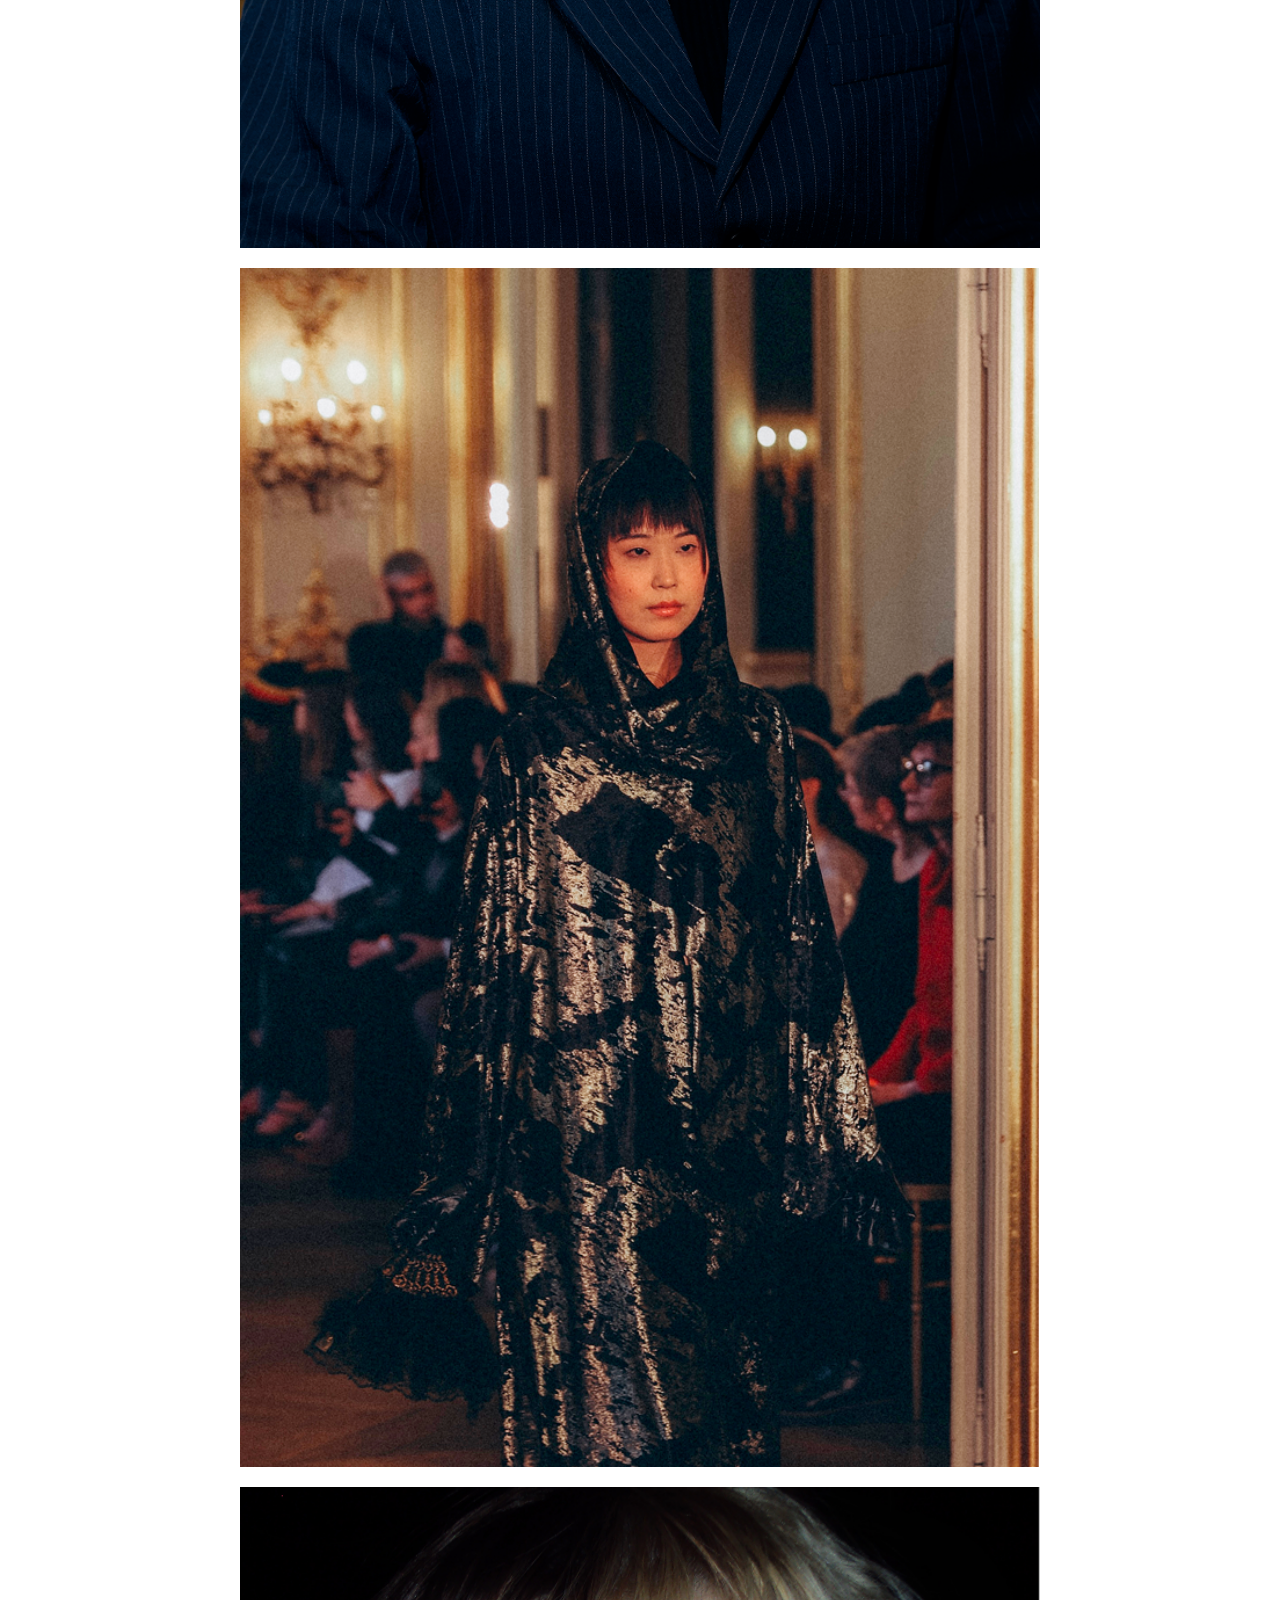
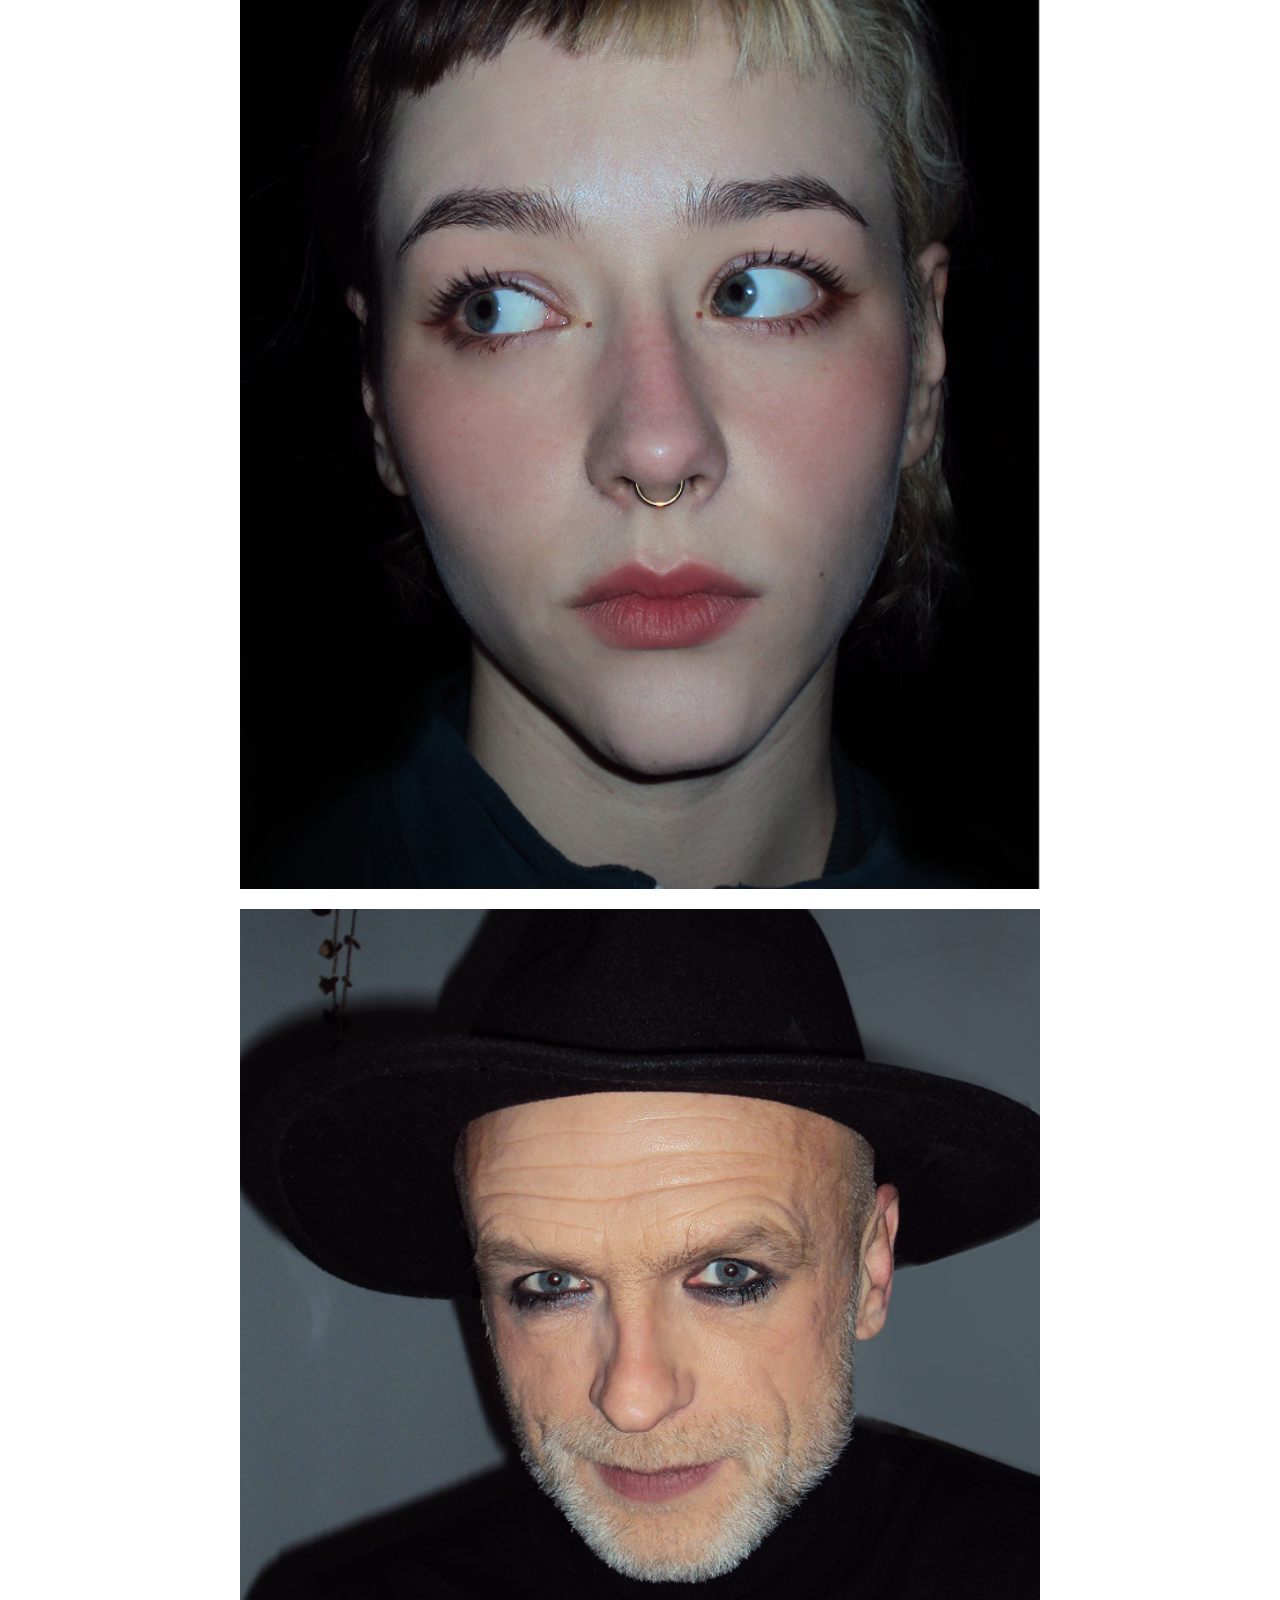
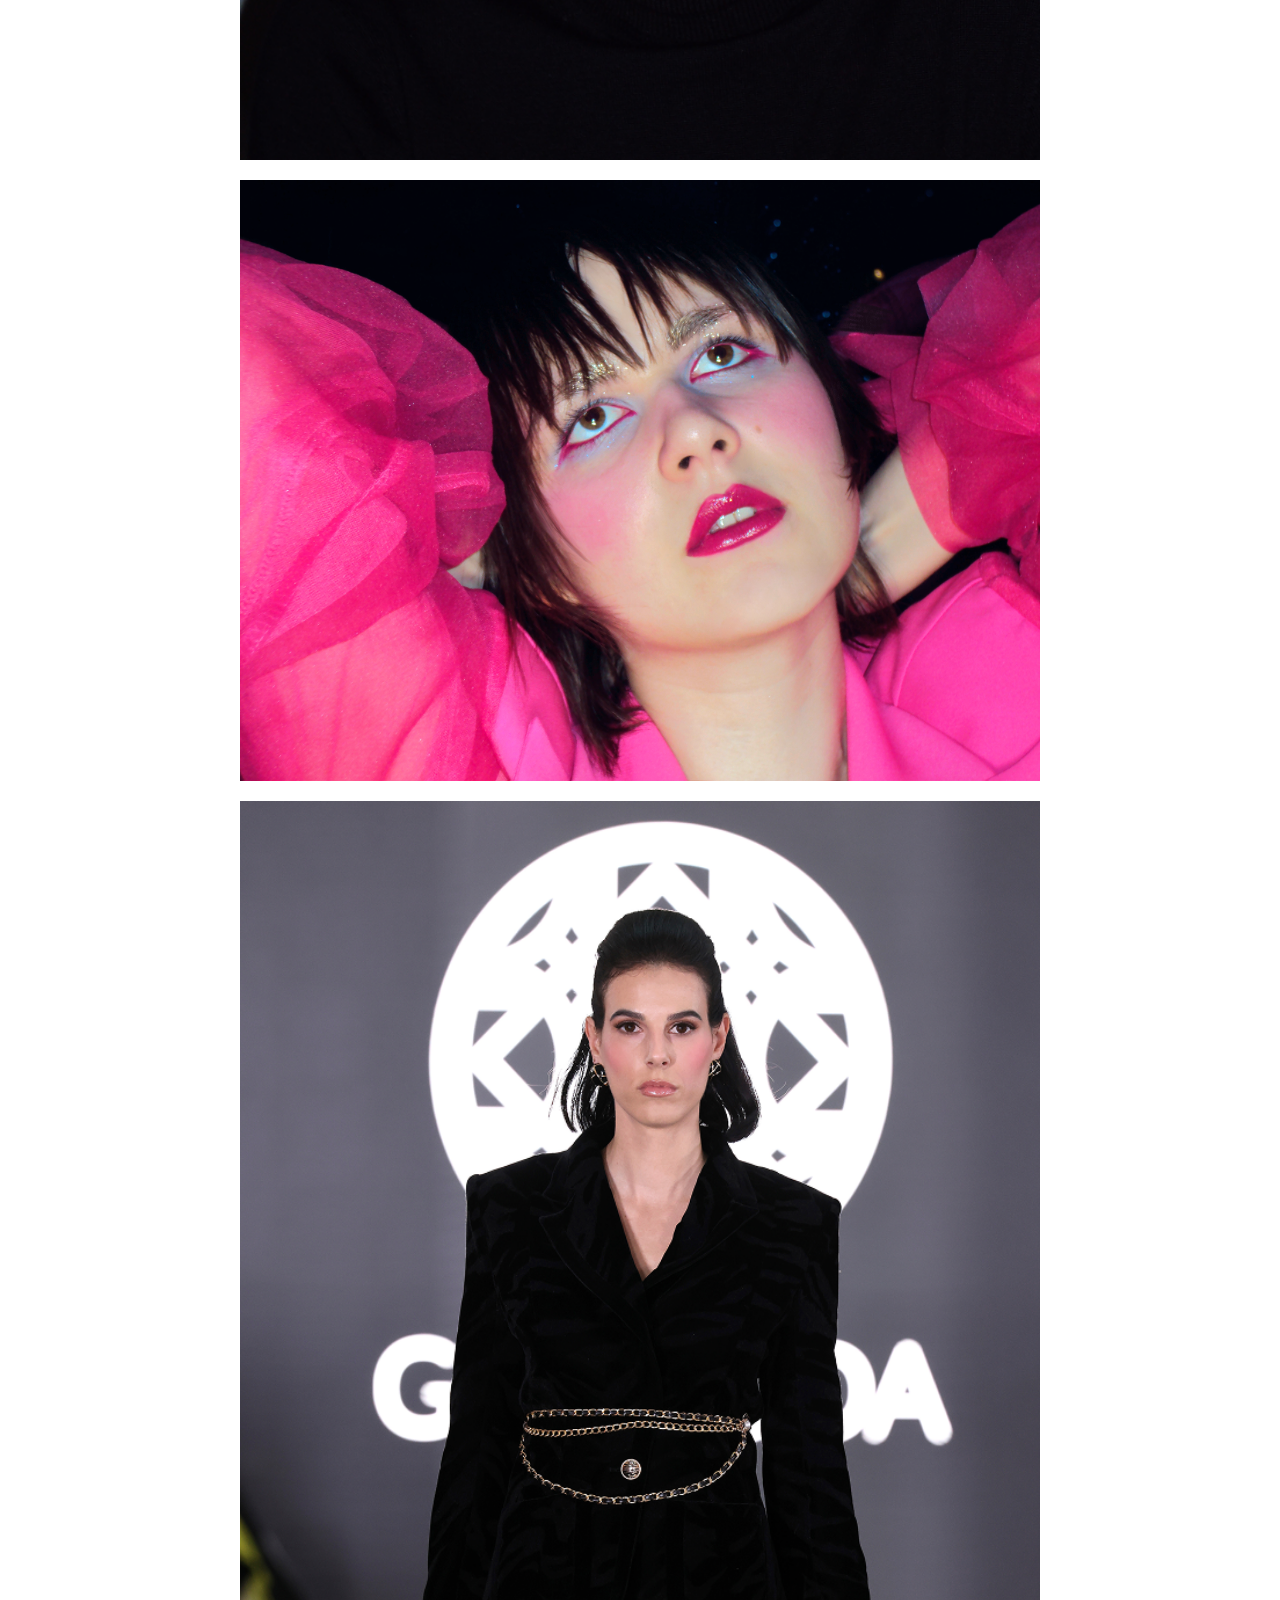
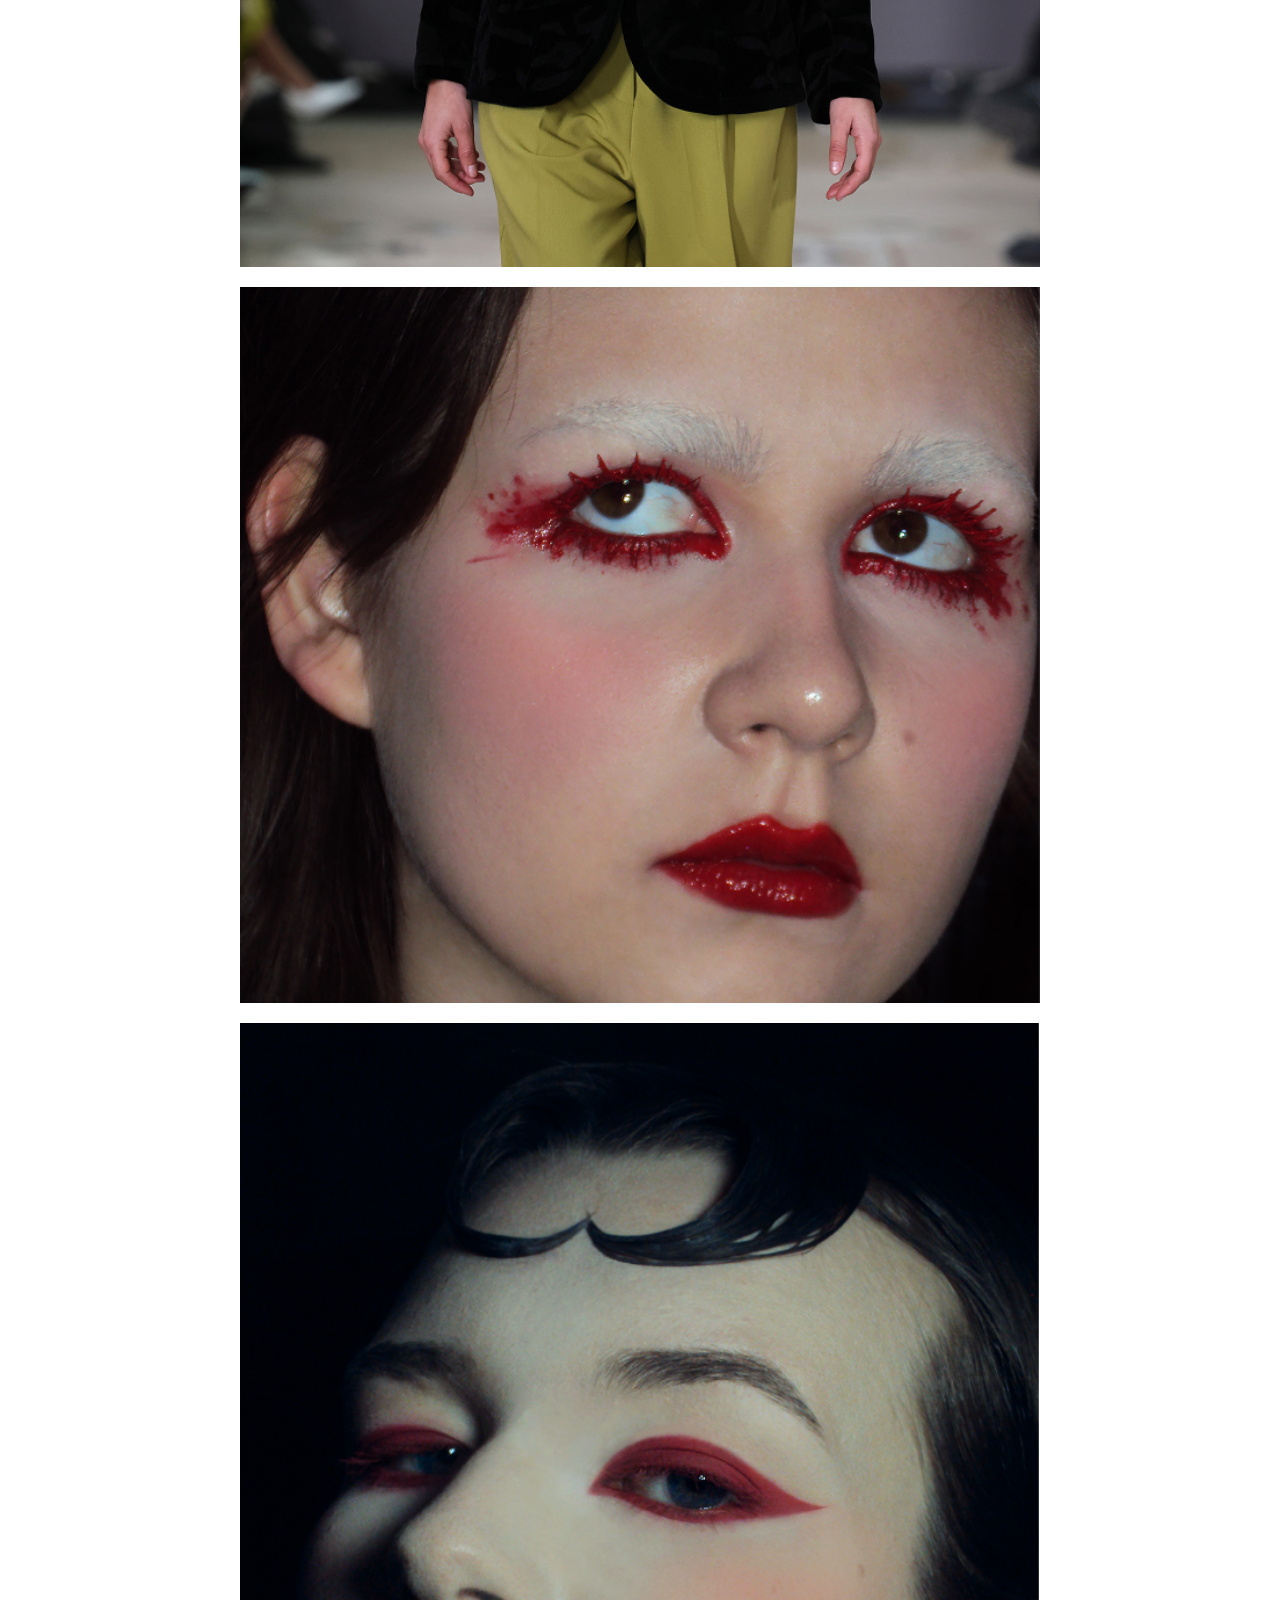
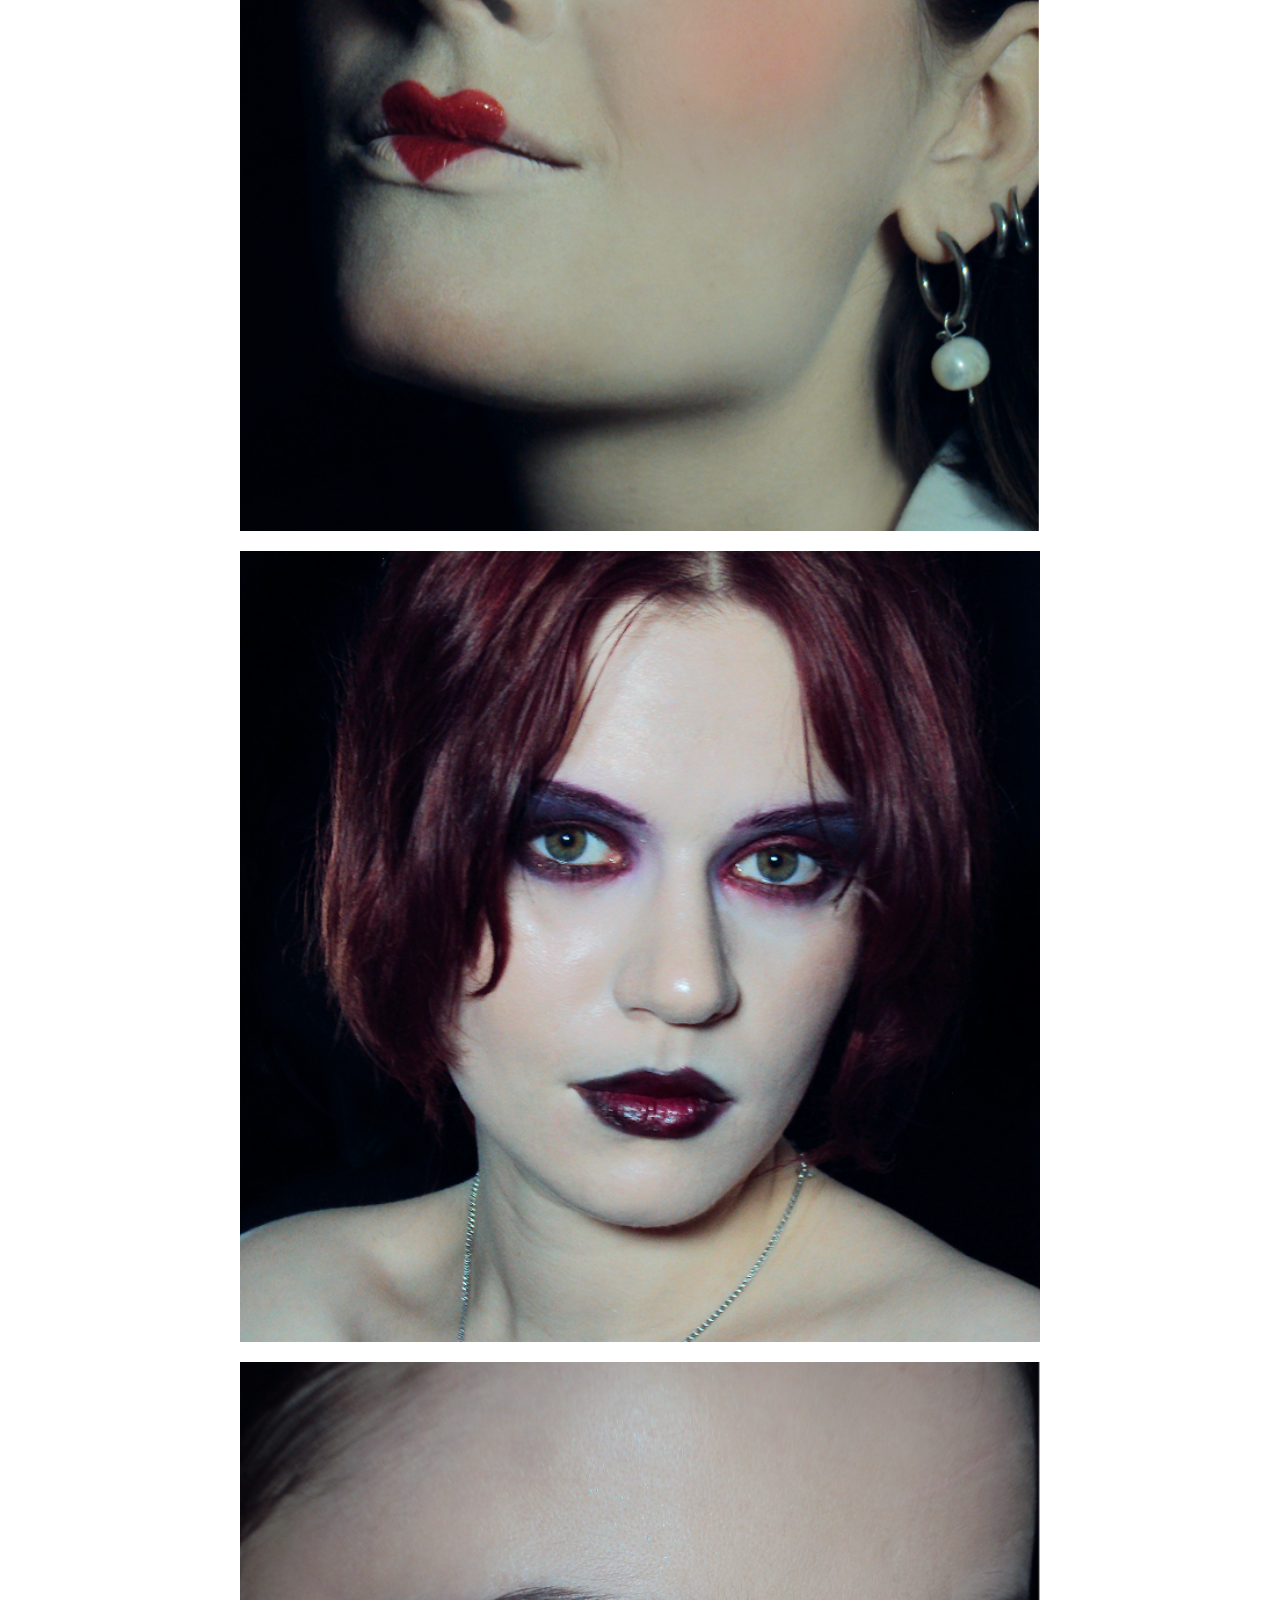
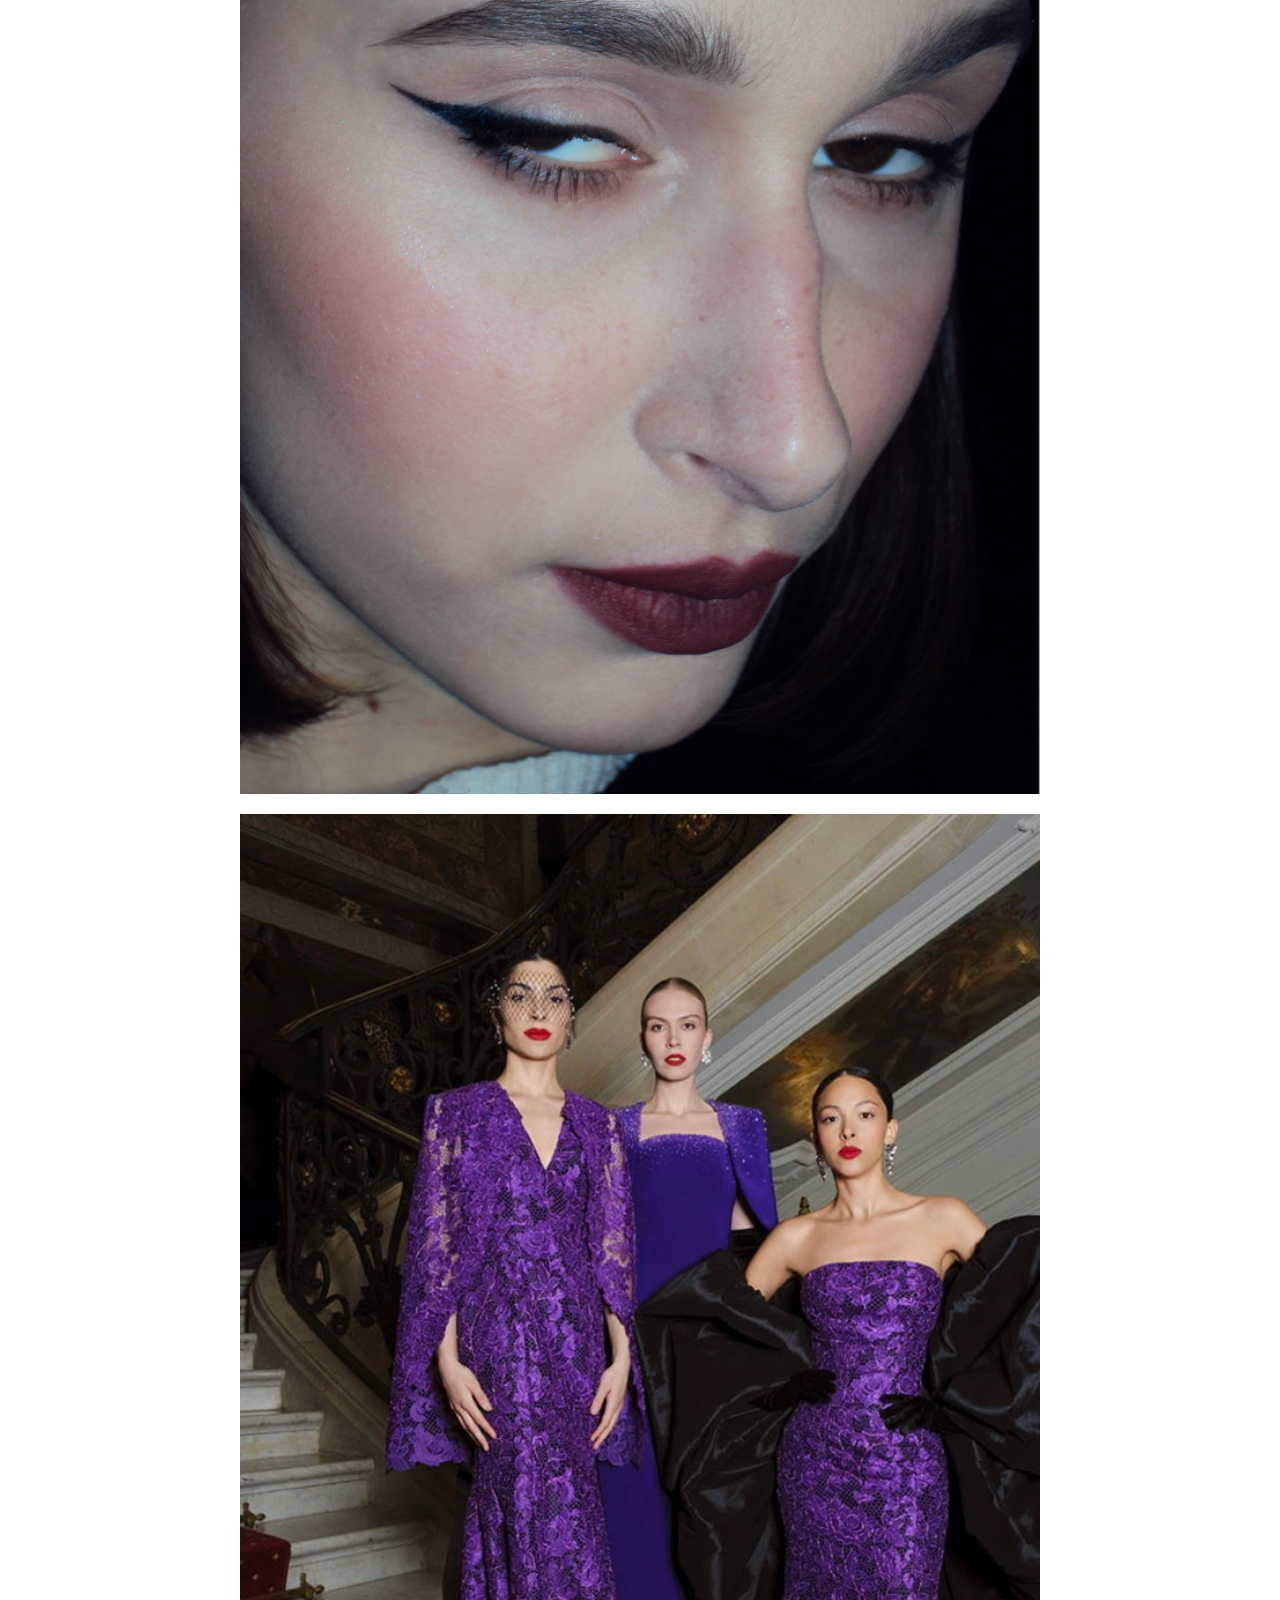
<file: makeup.html>
<!DOCTYPE html>
<html>
<head>
  <meta charset="UTF-8">
  <meta name="viewport" content="width=device-width, initial-scale=1.0">
  <title>Darya Semianiak</title>
  <link rel="stylesheet" href="css/burger-styles.css">
  <link rel="stylesheet" href="css/styles.css">
  <link rel="stylesheet" href="css/icon.css">
  <link rel="preconnect" href="https://fonts.googleapis.com">
  <link rel="preconnect" href="https://fonts.gstatic.com" crossorigin>
  <link href="https://fonts.googleapis.com/css2?family=Tenor+Sans&display=swap" rel="stylesheet">
  <link href="https://fonts.googleapis.com/css2?family=Epilogue:ital,wght@0,100..900;1,100..900&family=Tenor+Sans&display=swap" rel="stylesheet">
</head>
<body>
  <header>
    <div class="header-container">
      <div class="burger-icon burger-menu-icon" id="burger-menu"></div>
      <div class="logo">DARYA SEMIANIAK</div>

      <div class="burger-menu-body" id="menu-body">
        <div class="burger-menu-wrapper">
          <nav class="menu-list">
            <ul>
              <li class="menu-item">
                <a href="./index.html">About me<span class="arrow-down-icon"></span></a>
              </li>
              <li class="menu-item">
                <a href="./makeup.html">Portfolio<span class="arrow-down-icon"></span></a>
              </li>
              <li class="menu-item">
                <a href="./art.html">Sculpture & Art<span class="arrow-down-icon"></span></a>
              </li>
            </ul>
          </nav>
          
          <div class="info-grid">
            <span class="inst-icon">
              <a href="https://www.instagram.com/lundensy_makeup?igsh=NWVyMDAxZzFrd2Ix"></a>
            </span>
            <span class="info-grid-item">
              <a class="ig-link" href="https://www.instagram.com/lundensy_makeup?igsh=NWVyMDAxZzFrd2Ix">lundensy_makeup</a>
            </span>
            <span class="location-icon"></span>
            <span class="info-grid-item">Belgrade, Worldwide</span>
            <span class="message-icon"></span>
            <span class="info-grid-item">darya.semianiak@gmail.com</span>
          </div>
        </div>
      </div>
    </div>
  </header>
  <main>
    <div class="portfolio-title">
      Portfolio Makeup
    </div>

    <img class="portfolio-photo" src="./assets/portfolio_makeup/1.png" alt="No Image">
    <img class="portfolio-photo" src="./assets/portfolio_makeup/2.png" alt="No Image">
    <img class="portfolio-photo" src="./assets/portfolio_makeup/3.png" alt="No Image">
    <img class="portfolio-photo" src="./assets/portfolio_makeup/4.png" alt="No Image">
    <img class="portfolio-photo" src="./assets/portfolio_makeup/5.png" alt="No Image">
    <img class="portfolio-photo" src="./assets/portfolio_makeup/6.png" alt="No Image">
    <img class="portfolio-photo" src="./assets/portfolio_makeup/7.png" alt="No Image">
    <img class="portfolio-photo" src="./assets/portfolio_makeup/8.png" alt="No Image">
    <img class="portfolio-photo" src="./assets/portfolio_makeup/9.png" alt="No Image">
    <img class="portfolio-photo" src="./assets/portfolio_makeup/10.png" alt="No Image">
    <img class="portfolio-photo" src="./assets/portfolio_makeup/11.png" alt="No Image">
    <img class="portfolio-photo" src="./assets/portfolio_makeup/12.png" alt="No Image">
    <img class="portfolio-photo" src="./assets/portfolio_makeup/13.png" alt="No Image">
    <img class="portfolio-photo" src="./assets/portfolio_makeup/14.png" alt="No Image">
    <img class="portfolio-photo" src="./assets/portfolio_makeup/15.png" alt="No Image">
    <img class="portfolio-photo" src="./assets/portfolio_makeup/16.png" alt="No Image">

  </main>
  <script src="scripts.js"></script>
</body>
</html>
</file>
<file: css/burger-styles.css>
body {
  font-weight: 400;
  font-family: "Tenor Sans", sans-serif;
  font-size: 16px;
  margin: 0;
  padding: 0;
  background-color: white;
}

header {
  position: fixed;
  top: 0;
  left: 0;
  width: 100%;
  z-index: 10;
  background-color: white;
}

.header-container {
  max-width: 1000px;
  display: flex;
  align-items: center;
  margin: 0 auto;
  padding: 10px 20px;
  color: #000000;
  min-height: 60px;
}

.logo {
  display: flex;
  flex: 1;
  justify-content: center;
  font-size: 14px;
  line-height: 24px;
  position: relative;
  z-index: 5;
}

.burger-menu-icon {
  z-index: 5;
  display: block;
  position: relative;
  width: 24px;
  height: 24px;
  cursor: pointer;
}

.burger-menu-body {
  display: block;
  position: fixed;
  top: 0;
  right: 100%;
  height: 100%;
  width: 100%;
  max-width: 1000px;
  background-color: white;
  padding: 80px 0 0 0;
  box-sizing: border-box;
  transition: right 0.3s ease 0s;
  overflow: auto;
}

.burger-menu-body.active {
  right: 50%;
  transform: translate(50%, 0);
}

.burger-menu-body::before {
  content: "";
  position: fixed;
  top: 0;
  bottom: 0;
  width: 100%;
  max-width: 1000px;
  height: 60px;
  background-color: white;
  z-index: 2;
}

.burger-menu-wrapper {
  padding: 0 40px;
}

.menu-list {
  margin-bottom: 40px;
}

.menu-list ul {
  list-style: none;
  margin: 0;
  padding: 0;
  display: flex;
  flex-direction: column;
}

.menu-item {
  margin: 10px 0;
}

.menu-item a {
  color: #333333;
  text-decoration: none;
  line-height: 40px;
  cursor: pointer;
  display: flex;
  flex-direction: row;
  align-items: center;
  justify-content: space-between;
}

.ig-link {
  color: #333333;
  text-decoration: none;
  cursor: pointer;
}

.info-grid {
  display: grid;
  grid-template-columns: 40px auto;
  justify-items: start;
  align-items: center;
  width: 100%;
}

.info-grid-item {
  color: #333333;
  line-height: 30px;
  word-wrap: break-word;
}

.burger-footer {
  display: flex;
  flex-direction: row;
  align-items: center;
  justify-content: center;
  gap: 20px;
}

.burger-footer .sign-up-button {
  display: flex;
  align-items: center;
  justify-content: center;
  background-color: #00000066;
  text-decoration: none;
  width: 130px;
  height: 40px;
  border-radius: 30px;
  color: white;
}

.divider {
  width: 100%;
  height: 1px;
  margin: 30px auto;
  background: #333333;
}
</file>
<file: css/styles.css>
body {
  width: 100%;
}

main {
  height: 100%;
  padding: 80px 20px 20px 20px;
  max-width: 1000px;
  margin: 0px auto;
}

main.index-main {
  padding: 80px 5px 20px 5px;
}

.photo-index {
  width: 100%;
  max-width: 800px;
  height: auto;
  margin: 0 auto;
  display: block;
  padding: 10px 0;
}

.main-wrapper {
  padding: 20px;
}

.logo {
  font-size: 12px;
}

.main-title {
  font-family: "Epilogue", serif;
  font-weight: 700;
  font-size: 32px;
  line-height: 36px;
  text-align: center;
}

.about-me-title {
  font-family: "Epilogue", serif;
  font-weight: 600;
  font-size: 24px;
  line-height: 30px;
  text-align: center;  
}

.about-me-section {
  margin-top: 20px;
  font-family: "Epilogue", serif;
  font-weight: 300;
  font-size: 18px;
  line-height: 28px;
  text-align: center;
}

.portfolio-title {
  font-family: "Epilogue", serif;
  font-weight: 700;
  font-size: 32px;
  line-height: 36px;
  text-align: center;
  margin: 20px 20px 40px 20px;
}

.portfolio-photo {
  width: 100%;
  max-width: 800px;
  height: auto;
  display: block;
  margin: 0 auto;
  padding: 10px 0;
}
</file>
<file: css/icon.css>
.arrow-down-icon {
  display: block;
  height: 24px;
  width: 24px;  
  background-image: url('../assets/arrow_down_icon.png');
  background-repeat: no-repeat;
  background-size: contain;
}

.message-icon {
  display: block;
  height: 24px;
  width: 24px;  
  background-image: url('../assets/message.png');
  background-repeat: no-repeat;
  background-size: contain;
}

.call-icon {
  display: block;
  height: 24px;
  width: 24px;  
  background-image: url('../assets/call_icon.png');
  background-repeat: no-repeat;
  background-size: contain;
}

.location-icon {
  display: block;
  height: 24px;
  width: 24px;  
  background-image: url('../assets/location_icon.png');
  background-repeat: no-repeat;
  background-size: contain;
}

.inst-icon {
  display: block;
  height: 24px;
  width: 24px;  
  background-image: url('../assets/inst_icon.png');
  background-repeat: no-repeat;
  background-size: contain;
}

.burger-icon {
  display: block;
  height: 24px;
  width: 24px;  
  background-image: url('../assets/burger_menu_icon.png');
  background-repeat: no-repeat;
  background-size: contain;
}

.close-icon {
  display: block;
  height: 24px;
  width: 24px;  
  background-image: url('../assets/close_icon.png');
  background-repeat: no-repeat;
  background-size: contain;
}
</file>
